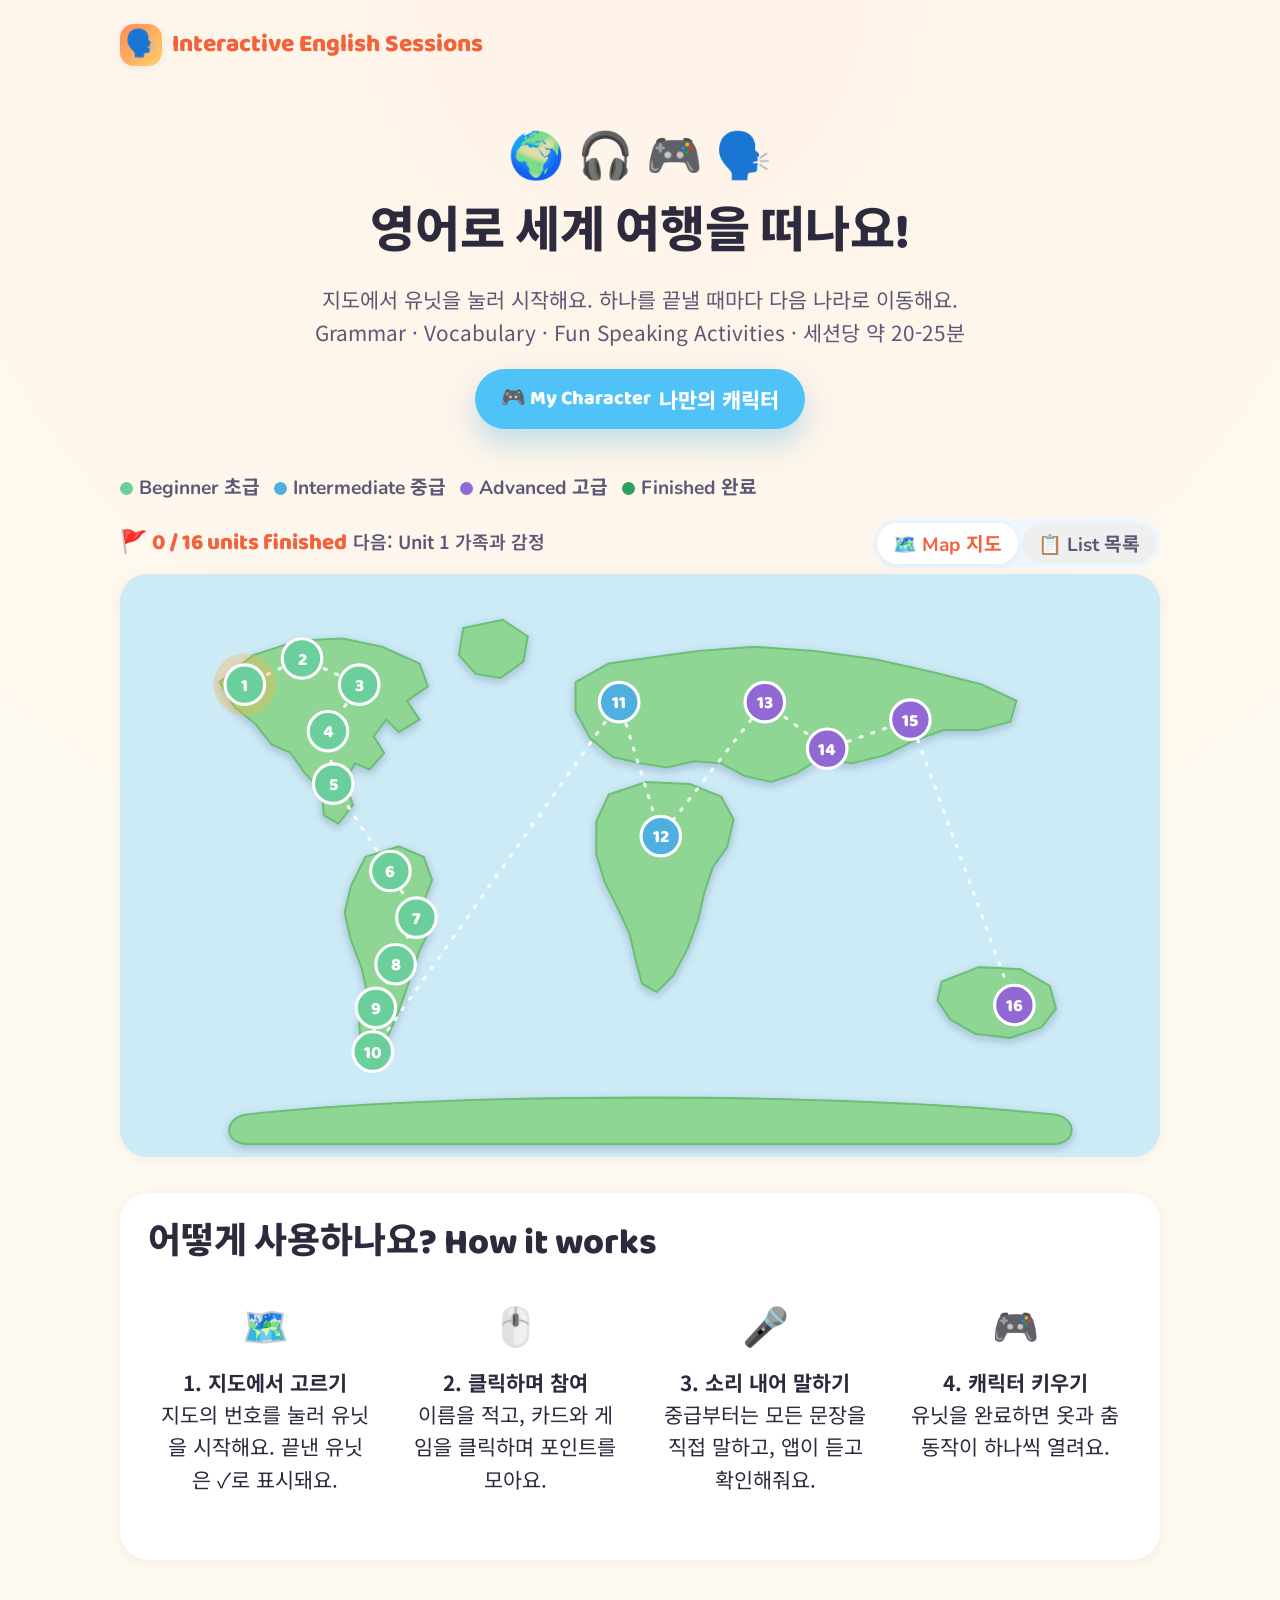
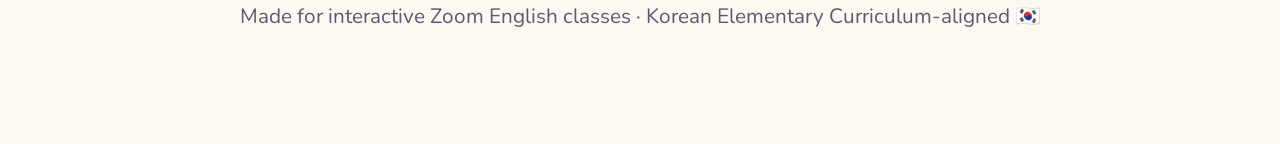
<file: index.html>
<!doctype html>
<html lang="ko" data-kr="off">
<head>
<meta charset="UTF-8" />
<meta name="viewport" content="width=device-width, initial-scale=1.0" />
<title>Interactive English Sessions</title>
<meta name="description" content="Zoom 화상 영어 수업을 위한 인터랙티브 학습 자료 — 문법, 어휘, 스피킹 액티비티" />
<link rel="stylesheet" href="assets/css/main.css" />
<link rel="stylesheet" href="assets/css/worldmap.css" />
<style>
  .hero { text-align: center; padding: 26px 10px 26px; }
  .hero .emoji-row { font-size: 2.4rem; margin-bottom: 10px; }
  .level-section { margin-bottom: 40px; }
  .level-heading { display: flex; align-items: baseline; gap: 10px; margin-bottom: 16px; }
  .level-heading h2 { margin: 0; font-size: 1.3rem; }
  .level-heading .level-sub { color: var(--color-ink-soft); font-weight: 600; font-size: 0.9rem; }
  .level-pill {
    display: inline-flex; align-items: center; justify-content: center;
    /* min-, not fixed: "초급" wrapped to two lines inside a 34px box
       and pushed its own text out through the bottom. */
    min-width: 34px; min-height: 34px; padding: 4px 9px;
    white-space: nowrap; border-radius: 10px;
    font-family: var(--font-display); font-weight: 800; font-size:var(--fs-kr); color: #fff;
  }
  .level-pill.beg { background: var(--color-green); }
  .level-pill.int { background: var(--color-secondary); }
  .level-pill.adv { background: var(--color-purple); }
  .unit-grid { display: grid; grid-template-columns: repeat(auto-fit, minmax(240px, 1fr)); gap: 16px; }
  .how-it-works { display: grid; grid-template-columns: repeat(auto-fit, minmax(200px, 1fr)); gap: 16px; margin-top: 16px; }
  .how-card { text-align: center; padding: 16px 12px; }
  .how-card .step-emoji { font-size: 2rem; display: block; margin-bottom: 8px; }
</style>
</head>
<body>
<div class="page-shell">

  <div class="top-bar">
    <a href="index.html" class="brand"><span class="logo-badge">🗣️</span> Interactive English Sessions</a>
  </div>

  <section class="hero">
    <div class="emoji-row">🌍 🎧 🎮 🗣️</div>
    <h1>영어로 세계 여행을 떠나요!</h1>
    <p class="kr muted">지도에서 유닛을 눌러 시작해요. 하나를 끝낼 때마다 다음 나라로 이동해요.<br/>Grammar · Vocabulary · Fun Speaking Activities · 세션당 약 20-25분</p>
    <div style="margin-top:18px;">
      <a class="btn secondary" href="character.html">🎮 My Character <span class="kr" style="font-size:var(--fs-kr);">나만의 캐릭터</span></a>
    </div>
  </section>

  <div class="wm-bar">
    <div class="wm-legend">
      <span><i class="lg-beg"></i> Beginner 초급</span>
      <span><i class="lg-int"></i> Intermediate 중급</span>
      <span><i class="lg-adv"></i> Advanced 고급</span>
      <span><i class="lg-done"></i> Finished 완료</span>
    </div>
    <div class="wm-progress" id="wmProgress"></div>
    <div class="view-toggle" role="tablist">
      <button type="button" id="viewMapBtn" class="active" role="tab">🗺️ Map 지도</button>
      <button type="button" id="viewListBtn" role="tab">📋 List 목록</button>
    </div>
  </div>

  <div class="wm-wrap" id="mapView"></div>
  <div id="listView" hidden></div>

  <section class="card" style="margin-top:36px;">
    <h2>어떻게 사용하나요? How it works</h2>
    <div class="how-it-works">
      <div class="how-card">
        <span class="step-emoji">🗺️</span>
        <p class="kr"><strong>1. 지도에서 고르기</strong><br/>지도의 번호를 눌러 유닛을 시작해요. 끝낸 유닛은 ✓로 표시돼요.</p>
      </div>
      <div class="how-card">
        <span class="step-emoji">🖱️</span>
        <p class="kr"><strong>2. 클릭하며 참여</strong><br/>이름을 적고, 카드와 게임을 클릭하며 포인트를 모아요.</p>
      </div>
      <div class="how-card">
        <span class="step-emoji">🎤</span>
        <p class="kr"><strong>3. 소리 내어 말하기</strong><br/>중급부터는 모든 문장을 직접 말하고, 앱이 듣고 확인해줘요.</p>
      </div>
      <div class="how-card">
        <span class="step-emoji">🎮</span>
        <p class="kr"><strong>4. 캐릭터 키우기</strong><br/>유닛을 완료하면 옷과 춤 동작이 하나씩 열려요.</p>
      </div>
    </div>
  </section>

  <footer class="site-footer">
    <p>Made for interactive Zoom English classes · Korean Elementary Curriculum-aligned 🇰🇷</p>
  </footer>
</div>

<script src="assets/js/scoreboard.js"></script>
<script src="assets/js/units-manifest.js"></script>
<script src="assets/js/worldmap.js"></script>
<script>
  document.addEventListener('DOMContentLoaded', () => {
    const mapView = document.getElementById('mapView');
    const listView = document.getElementById('listView');
    const mapBtn = document.getElementById('viewMapBtn');
    const listBtn = document.getElementById('viewListBtn');

    const stats = WorldMap.render(mapView);
    WorldMap.renderList(listView);

    const prog = document.getElementById('wmProgress');
    prog.innerHTML = stats.current
      ? `🚩 ${stats.done} / ${stats.total} units finished<span class="kr">다음: Unit ${stats.current.n} ${stats.current.titleKr}</span>`
      : `🏆 All ${stats.total} units finished!<span class="kr">전부 완료했어요!</span>`;

    /* Teachers scanning the whole course want a list; students want the
       map. The choice is remembered so neither has to re-pick it. */
    function setView(which) {
      const isMap = which === 'map';
      document.querySelector('.wm-wrap').hidden = !isMap;
      listView.hidden = isMap;
      mapBtn.classList.toggle('active', isMap);
      listBtn.classList.toggle('active', !isMap);
      try { localStorage.setItem('ies-home-view', which); } catch (e) {}
    }
    mapBtn.addEventListener('click', () => setView('map'));
    listBtn.addEventListener('click', () => setView('list'));

    let saved = 'map';
    try { saved = localStorage.getItem('ies-home-view') || 'map'; } catch (e) {}
    setView(saved);
  });
</script>
<script src="assets/js/korean-toggle.js"></script>
<script src="assets/js/tap-feedback.js"></script>
</body>
</html>
</file>
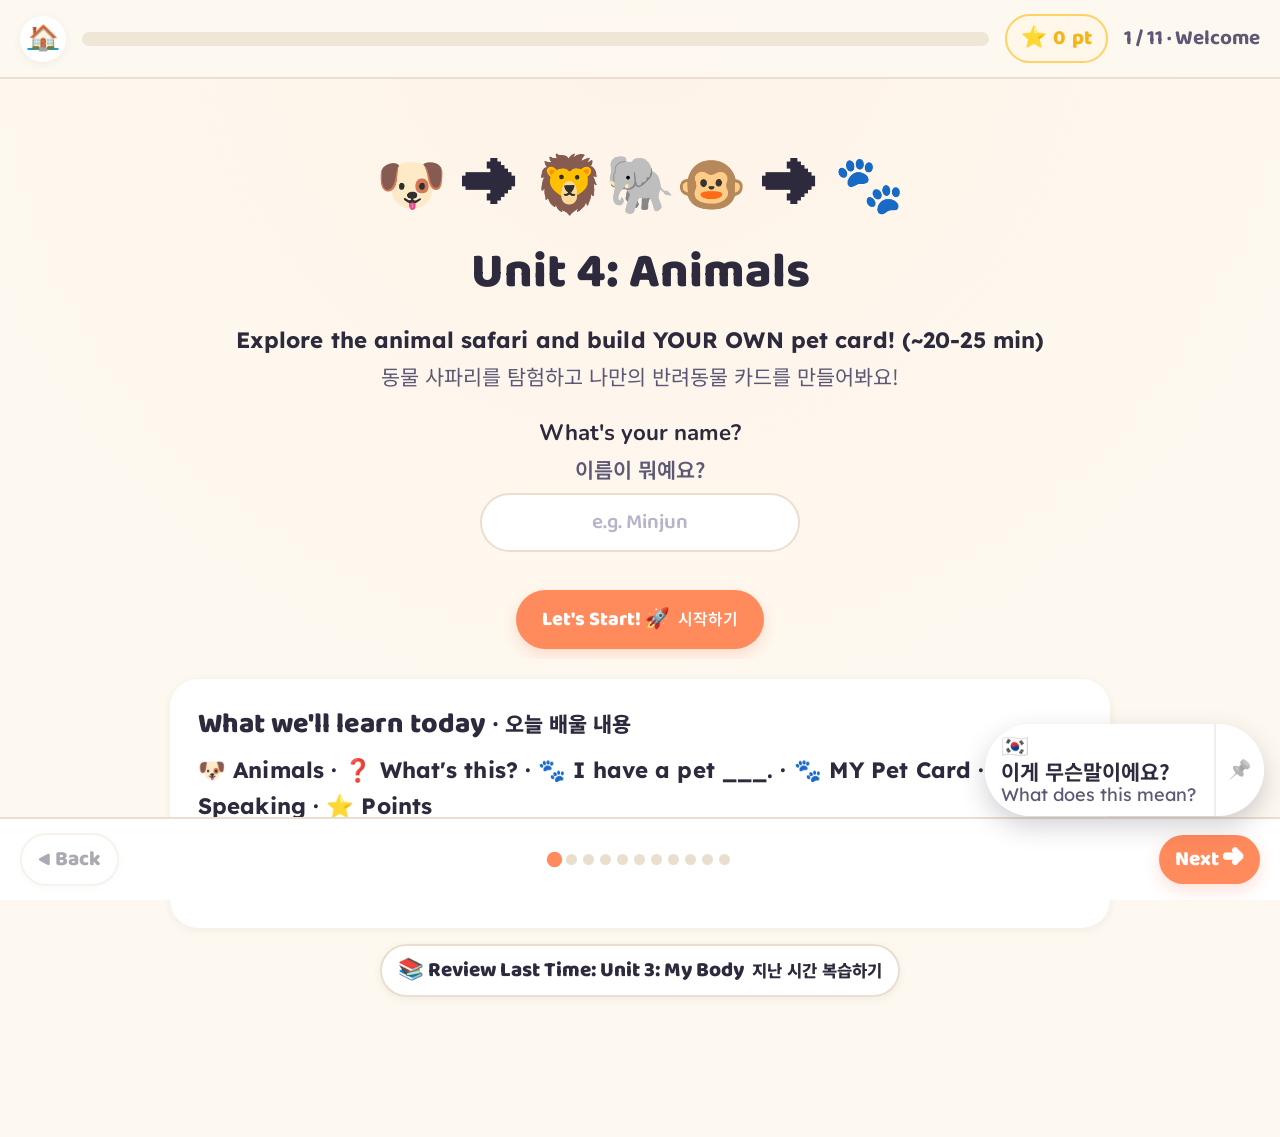
<file: units/animals/index.html>
<!doctype html>
<html lang="ko" data-kr="off">
<head>
<meta charset="UTF-8" />
<meta name="viewport" content="width=device-width, initial-scale=1.0" />
<title>Loading… | Interactive English Sessions</title>
<meta name="description" content="초급 학생을 위한 인터랙티브 영어 수업 (20-25분)" />
<link rel="stylesheet" href="../../assets/css/main.css" />
</head>
<body>

<header class="lesson-header">
  <a href="../../index.html" class="icon-btn" title="Home 홈으로">🏠</a>
  <div class="progress-track"><div class="progress-fill" id="progressFill"></div></div>
  <span class="points-chip" id="pointsChip">⭐ <span class="pt-num" id="pointsNum">0</span> pt</span>
  <div class="step-label" id="stepLabel">1 / 11</div>
</header>

<main class="lesson-main" id="lessonRoot"></main>

<nav class="lesson-nav">
  <button class="btn ghost small" id="prevBtn" type="button">◀ Back</button>
  <div class="dot-track" id="dotTrack"></div>
  <button class="btn small" id="nextBtn" type="button">Next ➜</button>
</nav>

<script src="../../assets/js/speech.js"></script>
<script src="../../assets/js/speech-recognition.js"></script>
<script src="../../assets/js/confetti.js"></script>
<script src="../../assets/js/sparkle.js"></script>
<script src="../../assets/js/icons.js"></script>
<script src="../../assets/js/scoreboard.js"></script>
<script src="../../assets/js/activities.js"></script>
<script src="../../assets/js/lesson-engine.js"></script>
<script src="../../assets/js/unit-builder.js"></script>
<script src="data.js"></script>
<script src="../../assets/js/korean-toggle.js"></script>
<script src="../../assets/js/tap-feedback.js"></script>
</body>
</html>
</file>
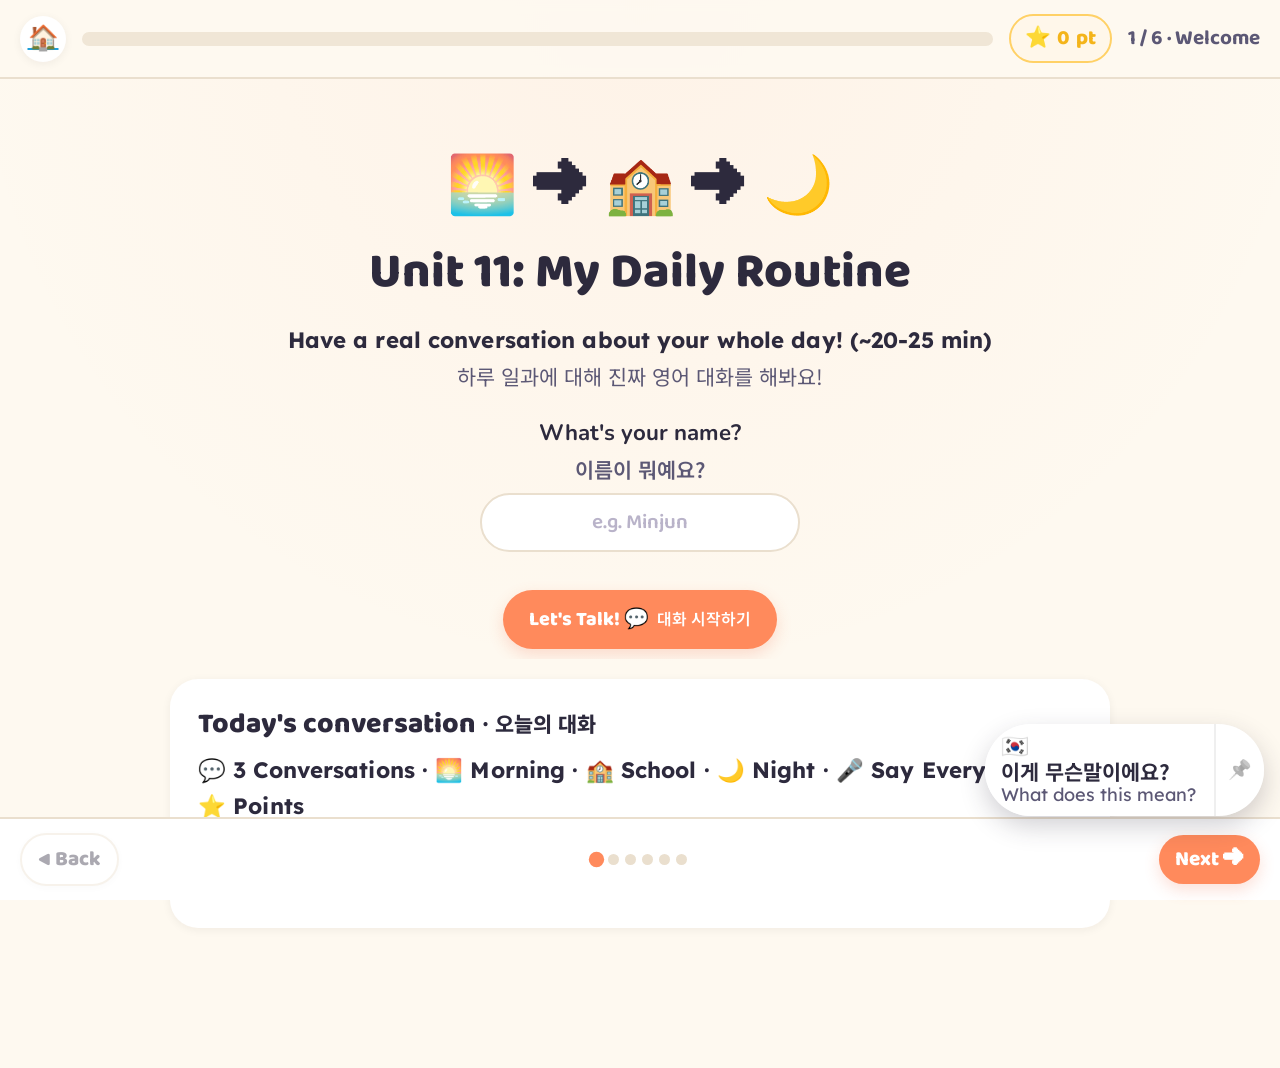
<file: units/daily-routine/index.html>
<!doctype html>
<html lang="ko" data-kr="off">
<head>
<meta charset="UTF-8" />
<meta name="viewport" content="width=device-width, initial-scale=1.0" />
<title>Loading… | Interactive English Sessions</title>
<meta name="description" content="중급 학생을 위한 인터랙티브 영어 대화 수업 (20-25분)" />
<link rel="stylesheet" href="../../assets/css/main.css" />
<link rel="stylesheet" href="../../assets/css/avatar.css" />
<link rel="stylesheet" href="../../assets/css/roleplay.css" />
</head>
<body>

<header class="lesson-header">
  <a href="../../index.html" class="icon-btn" title="Home 홈으로">🏠</a>
  <div class="progress-track"><div class="progress-fill" id="progressFill"></div></div>
  <span class="points-chip" id="pointsChip">⭐ <span class="pt-num" id="pointsNum">0</span> pt</span>
  <div class="step-label" id="stepLabel">1 / 6</div>
</header>

<main class="lesson-main" id="lessonRoot"></main>

<nav class="lesson-nav">
  <button class="btn ghost small" id="prevBtn" type="button">◀ Back</button>
  <div class="dot-track" id="dotTrack"></div>
  <button class="btn small" id="nextBtn" type="button">Next ➜</button>
</nav>

<script src="../../assets/js/speech.js"></script>
<script src="../../assets/js/speech-recognition.js"></script>
<script src="../../assets/js/confetti.js"></script>
<script src="../../assets/js/sparkle.js"></script>
<script src="../../assets/js/icons.js"></script>
<script src="../../assets/js/scoreboard.js"></script>
<script src="../../assets/js/avatar.js"></script>
<script src="../../assets/js/activities.js"></script>
<script src="../../assets/js/lesson-engine.js"></script>
<script src="../../assets/js/roleplay.js"></script>
<script src="data.js"></script>
<script src="../../assets/js/korean-toggle.js"></script>
<script src="../../assets/js/tap-feedback.js"></script>
</body>
</html>
</file>
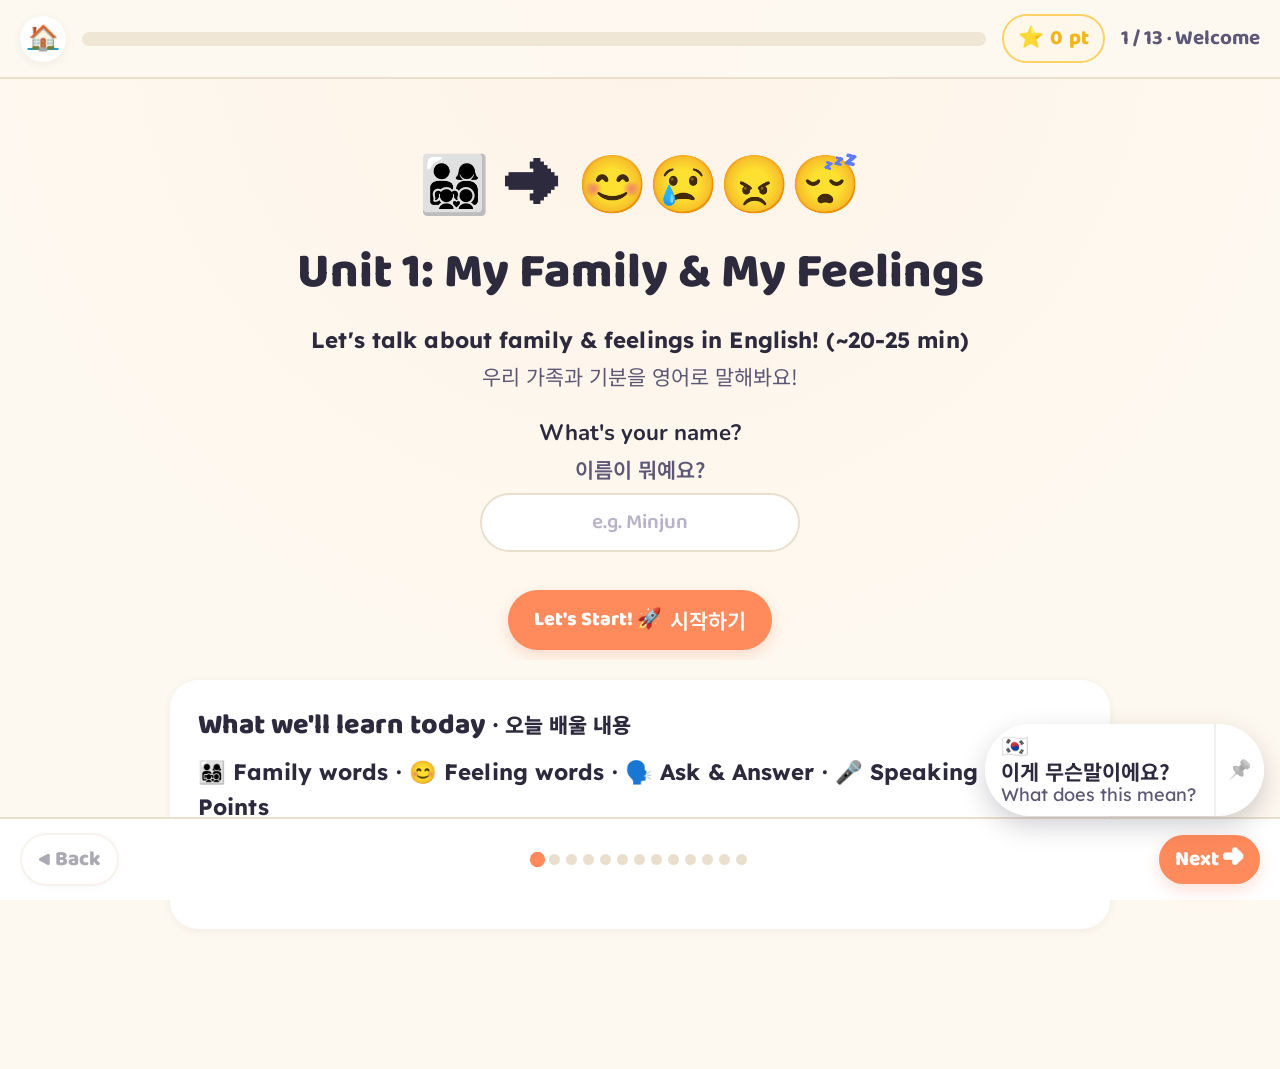
<file: units/family-feelings/index.html>
<!doctype html>
<html lang="ko" data-kr="off">
<head>
<meta charset="UTF-8" />
<meta name="viewport" content="width=device-width, initial-scale=1.0" />
<title>Unit 1: My Family &amp; My Feelings | Interactive English Sessions</title>
<meta name="description" content="초급 학생을 위한 인터랙티브 영어 수업 — 가족과 감정 표현 (20-25분)" />
<link rel="stylesheet" href="../../assets/css/main.css" />
<style>
  .example-row {
    display: flex;
    align-items: center;
    gap: 12px;
    background: #fff;
    border: 2px solid var(--color-border);
    border-radius: var(--radius-sm);
    padding: 14px 18px;
    margin-bottom: 12px;
  }
  .example-row .example-text { flex: 1; }
  .example-row .en { font-family: var(--font-display); font-weight: 800; font-size: 1.15rem; }
  .example-row .kr { color: var(--color-ink-soft); font-weight: 600; margin-top: 2px; }
  .pattern-box {
    background: #fff7ea;
    border: 2px solid var(--color-accent);
    border-radius: var(--radius-md);
    padding: 18px 22px;
    margin-bottom: 20px;
    text-align: center;
  }
  .pattern-box .pattern-en { font-family: var(--font-display); font-weight: 800; font-size: 1.5rem; color: var(--color-primary-dark); }
  .pattern-box .pattern-kr { color: var(--color-ink-soft); font-weight: 700; margin-top: 6px; font-size: 0.9rem; }
  .checkin-grid { display: grid; grid-template-columns: repeat(auto-fit, minmax(120px, 1fr)); gap: 14px; }
  .checkin-btn {
    background: #fff; border: 2px solid var(--color-border); border-radius: var(--radius-md);
    padding: 18px 10px; text-align: center; font-size: 2.4rem; box-shadow: var(--shadow-soft);
    transition: transform 0.15s ease, border-color 0.15s ease;
  }
  .checkin-btn:hover { transform: translateY(-3px); border-color: var(--color-accent-dark); }
  .checkin-btn.picked { border-color: var(--color-primary); background: #fff0e3; }
  .checkin-btn .label-en { display:block; font-family: var(--font-display); font-weight: 700; font-size: 0.95rem; margin-top: 6px; }
  .checkin-btn .label { display:block; font-weight: 600; font-size:var(--fs-kr); color: var(--color-ink-soft); margin-top: 2px; }
  .welcome-hero { position: relative; overflow: hidden; text-align: center; padding: 30px 10px 10px; border-radius: var(--radius-lg); }
  .welcome-hero .emoji-row { font-size: 3rem; margin-bottom: 10px; }
  .subtitle-en { display: block; font-weight: 700; color: var(--color-ink); }
  .subtitle-kr { display: block; color: var(--color-ink-soft); font-size:var(--fs-kr); margin-top: 2px; }
  .learn-list-en { font-weight: 700; }
  .learn-list-kr { color: var(--color-ink-soft); font-size:var(--fs-kr); margin-top: 4px; }
  section.block { margin-bottom: 36px; }
  .phase-label { font-weight: 800; font-family: var(--font-display); color: var(--color-purple); margin: 18px 0 8px; }
  .phase-label .kr { display: block; font-weight: 600; font-size:var(--fs-kr); color: var(--color-ink-soft); margin-top: 2px; }
</style>
</head>
<body>

<header class="lesson-header">
  <a href="../../index.html" class="icon-btn" title="Home 홈으로">🏠</a>
  <div class="progress-track"><div class="progress-fill" id="progressFill"></div></div>
  <span class="points-chip" id="pointsChip">⭐ <span class="pt-num" id="pointsNum">0</span> pt</span>
  <div class="step-label" id="stepLabel">1 / 13</div>
</header>

<main class="lesson-main">

  <!-- 0. Welcome -->
  <section id="screen-welcome" class="screen active">
    <div class="welcome-hero">
      <div class="bubble-field">
        <span class="bubble" style="left:6%;width:26px;height:26px;animation-delay:0s;"></span>
        <span class="bubble" style="left:18%;width:16px;height:16px;animation-delay:1.2s;"></span>
        <span class="bubble" style="left:30%;width:34px;height:34px;animation-delay:2.4s;"></span>
        <span class="bubble" style="left:45%;width:20px;height:20px;animation-delay:0.6s;"></span>
        <span class="bubble" style="left:58%;width:28px;height:28px;animation-delay:3.2s;"></span>
        <span class="bubble" style="left:70%;width:18px;height:18px;animation-delay:1.8s;"></span>
        <span class="bubble" style="left:82%;width:24px;height:24px;animation-delay:2.9s;"></span>
        <span class="bubble" style="left:92%;width:14px;height:14px;animation-delay:0.3s;"></span>
      </div>
      <div class="hero-content">
        <div class="emoji-row">👨‍👩‍👧‍👦 ➜ 😊😢😠😴</div>
        <h1>Unit 1: My Family &amp; My Feelings</h1>
        <p>
          <span class="subtitle-en">Let's talk about family &amp; feelings in English! (~20-25 min)</span>
          <span class="subtitle-kr kr">우리 가족과 기분을 영어로 말해봐요!</span>
        </p>
        <div class="name-field-wrap">
          <label for="studentNameInput">What's your name?<span class="kr">이름이 뭐예요?</span></label>
          <div class="name-field">
            <input type="text" id="studentNameInput" placeholder="e.g. Minjun" maxlength="20" />
          </div>
        </div>
        <div class="spacer"></div>
        <button class="btn" id="startBtn" type="button">Let's Start! 🚀 <span class="kr" style="font-size:var(--fs-kr);font-weight:600;">시작하기</span></button>
      </div>
    </div>
    <div class="card" style="margin-top:20px;">
      <h3>What we'll learn today <span class="kr">· 오늘 배울 내용</span></h3>
      <p class="learn-list-en">👨‍👩‍👧‍👦 Family words · 😊 Feeling words · 🗣️ Ask &amp; Answer · 🎤 Speaking · ⭐ Points</p>
      <p class="learn-list-kr kr">가족 단어 · 감정 단어 · 질문과 대답 · 말하기 활동 · 포인트 모으기</p>
    </div>
  </section>

  <!-- 1. Warm-up check-in -->
  <section id="screen-checkin" class="screen">
    <span class="screen-kicker">WARM-UP · 워밍업</span><span class="time-badge">⏱ 2min</span>
    <h2>How are you today?</h2>
    <p class="instruction">
      <span class="instr-en">Tap an emoji, then say it out loud: "I am ___."</span>
      <span class="instr-kr kr">이모지를 누르고 큰 소리로 말해봐요.</span>
    </p>
    <div class="checkin-grid" id="checkinGrid"></div>
  </section>

  <!-- 2. Vocabulary: Family -->
  <section id="screen-vocab-family" class="screen">
    <span class="screen-kicker">VOCABULARY · 어휘</span><span class="time-badge">⏱ 3min</span>
    <h2>My Family <span class="kr">우리 가족</span></h2>
    <p class="instruction">
      <span class="instr-en">Tap a card to hear the word. Tap 🔊 to hear it again.</span>
      <span class="instr-kr kr">카드를 눌러 단어를 들어봐요.</span>
    </p>
    <div id="familyFlashcards"></div>
  </section>

  <!-- 3. Game: family listen & click -->
  <section id="screen-game-family" class="screen">
    <span class="screen-kicker">GAME · 게임</span><span class="time-badge">⏱ 2min</span>
    <h2>Listen &amp; Click! <span class="kr">듣고 클릭하기</span></h2>
    <p class="instruction">
      <span class="instr-en">Listen, then click the matching picture. Correct = points!</span>
      <span class="instr-kr kr">듣고 맞는 그림을 클릭해요. 정답마다 포인트!</span>
    </p>
    <div id="familyGame"></div>
  </section>

  <!-- 4. Grammar: This is my ___ -->
  <section id="screen-grammar-family" class="screen">
    <span class="screen-kicker">GRAMMAR · 문법</span><span class="time-badge">⏱ 2min</span>
    <h2>This is my family!</h2>
    <p class="instruction">
      <span class="instr-en">Use "This is my ___." to introduce family. Use "He is" / "She is" for brothers &amp; sisters.</span>
      <span class="instr-kr kr">"This is my ___."로 가족을 소개해요.</span>
    </p>
    <div class="pattern-box">
      <div class="pattern-en">This is my ___.</div>
      <div class="pattern-kr">이 사람은 우리 ___예요.</div>
    </div>
    <div id="familyExamples"></div>
    <div class="pattern-box">
      <div class="pattern-en">He is my ___. / She is my ___.</div>
      <div class="pattern-kr">그는 우리 ___예요. / 그녀는 우리 ___예요.</div>
    </div>
    <div id="familyExamples2"></div>
  </section>

  <!-- 5. Practice: sentence builder family -->
  <section id="screen-practice-family" class="screen">
    <span class="screen-kicker">PRACTICE · 연습</span><span class="time-badge">⏱ 2min</span>
    <h2>Build the Sentence! <span class="kr">문장 만들기</span></h2>
    <p class="instruction">
      <span class="instr-en">Tap the word tiles in order to build the sentence.</span>
      <span class="instr-kr kr">단어 카드를 순서대로 눌러요.</span>
    </p>
    <div id="sentenceBuilderFamily"></div>
  </section>

  <!-- 6. Vocabulary: Feelings -->
  <section id="screen-vocab-feelings" class="screen">
    <span class="screen-kicker">VOCABULARY · 어휘</span><span class="time-badge">⏱ 3min</span>
    <h2>My Feelings <span class="kr">나의 기분</span></h2>
    <p class="instruction">
      <span class="instr-en">Tap a card to hear the feeling word. Copy the face!</span>
      <span class="instr-kr kr">카드를 눌러 감정 단어를 들어봐요.</span>
    </p>
    <div id="feelingsFlashcards"></div>
  </section>

  <!-- 7. Grammar: I am / He is / She is + feeling, + Q&A -->
  <section id="screen-grammar-feelings" class="screen">
    <span class="screen-kicker">GRAMMAR · 문법</span><span class="time-badge">⏱ 3min</span>
    <h2>How do you feel?</h2>
    <p class="instruction">
      <span class="instr-en">Use "I am ___." for yourself. Use "He is" / "She is" for others.</span>
      <span class="instr-kr kr">나는 "I am", 다른 사람은 "He/She is"를 써요.</span>
    </p>
    <div class="pattern-box">
      <div class="pattern-en">I am / He is / She is + feeling</div>
      <div class="pattern-kr">나는/그는/그녀는 ___해요</div>
    </div>
    <div id="feelingsExamples"></div>

    <p class="phase-label">🔑 Question vs. Answer <span class="kr">질문은 이렇게, 대답은 이렇게!</span></p>
    <p class="instruction">
      <span class="instr-en">Questions and answers use different words. Match them up!</span>
      <span class="instr-kr kr">질문 단어와 대답 단어가 서로 달라요. 짝지어 기억해요.</span>
    </p>
    <div id="feelingsQAPairs"></div>
  </section>

  <!-- 8. Practice: feelings (sentence builder -> Q&A quiz, two phases) -->
  <section id="screen-practice-feelings" class="screen">
    <span class="screen-kicker">PRACTICE · 연습</span><span class="time-badge">⏱ 3min</span>
    <h2 id="practiceFeelingsTitle">Build the Sentence! <span class="kr">문장 만들기</span></h2>
    <p class="instruction">
      <span class="instr-en" id="practiceFeelingsInstrEn">Let's build feeling sentences!</span>
      <span class="instr-kr kr" id="practiceFeelingsInstrKr">감정 문장을 만들어봐요!</span>
    </p>
    <div id="practiceFeelingsBody"></div>
  </section>

  <!-- 9. Speaking: mystery box -->
  <section id="screen-speak-mystery" class="screen">
    <span class="screen-kicker">SPEAKING · 말하기 활동</span><span class="time-badge">⏱ 4min</span>
    <h2>Mystery Family Box! 🎁</h2>
    <p class="instruction">
      <span class="instr-en">Tap a box, then say the full sentence out loud! Tap ✔ when done.</span>
      <span class="instr-kr kr">상자를 누르고 문장을 크게 말해봐요. 다 했으면 ✔.</span>
    </p>
    <div id="mysteryBoxes"></div>
  </section>

  <!-- 10. Speaking: interview -->
  <section id="screen-speak-interview" class="screen">
    <span class="screen-kicker">SPEAKING · 말하기 활동</span><span class="time-badge">⏱ 3min</span>
    <h2>Feelings Interview 🎤</h2>
    <p class="instruction">
      <span class="instr-en">Read the question, then answer your teacher in English. Use the hint below the card!</span>
      <span class="instr-kr kr">질문을 읽고 영어로 대답해요. 카드 아래 힌트를 참고해요.</span>
    </p>
    <div id="interviewDeck"></div>
  </section>

  <!-- 11. Final quiz -->
  <section id="screen-quiz-final" class="screen">
    <span class="screen-kicker">FINAL QUIZ · 마무리 퀴즈</span><span class="time-badge">⏱ 3min</span>
    <h2>Show What You Know! ⭐</h2>
    <p class="instruction">
      <span class="instr-en">Show what you learned! Earn points for each correct answer.</span>
      <span class="instr-kr kr">오늘 배운 내용을 확인해요. 정답마다 포인트!</span>
    </p>
    <div id="finalQuiz"></div>
  </section>

  <!-- 12. Finish -->
  <section id="screen-finish" class="screen">
    <div class="score-hero card">
      <div class="bubble-field">
        <span class="bubble" style="left:8%;width:22px;height:22px;animation-delay:0.4s;"></span>
        <span class="bubble" style="left:22%;width:14px;height:14px;animation-delay:1.6s;"></span>
        <span class="bubble" style="left:36%;width:30px;height:30px;animation-delay:2.8s;"></span>
        <span class="bubble" style="left:52%;width:18px;height:18px;animation-delay:0.9s;"></span>
        <span class="bubble" style="left:66%;width:26px;height:26px;animation-delay:2.1s;"></span>
        <span class="bubble" style="left:80%;width:16px;height:16px;animation-delay:3.4s;"></span>
        <span class="bubble" style="left:90%;width:22px;height:22px;animation-delay:1.1s;"></span>
      </div>
      <div class="hero-content">
        <span class="big-emoji">🏆</span>
        <h2 id="finishHeading">Great Job, English Star!</h2>
        <p><span class="subtitle-en">Awesome work today!</span><span class="subtitle-kr kr">오늘 정말 잘했어요!</span></p>
        <div class="score-num" id="finalScoreText">-</div>
        <div class="stars" id="finalStars">⭐⭐⭐⭐⭐</div>
        <div class="compare-line" id="compareLine"></div>
        <p><strong>You can talk about family &amp; feelings now!</strong><br/>"This is my family. I am happy!"<br/><span class="kr" style="font-size:var(--fs-kr);">이제 가족과 기분을 영어로 말할 수 있어요!</span></p>
        <div class="row" style="justify-content:center; margin-top:16px;">
          <button class="btn ghost" id="replayBtn" type="button">↺ Replay <span class="kr" style="font-size:var(--fs-kr);">다시 하기</span></button>
          <a class="btn secondary" href="jeopardy.html">🎯 Review Game <span class="kr" style="font-size:var(--fs-kr);">복습 게임</span></a>
          <a class="btn" href="../../index.html">🏠 Home <span class="kr" style="font-size:var(--fs-kr);">홈으로</span></a>
        </div>
        <h3 style="margin-top:28px;">🏅 Leaderboard <span class="kr" style="font-size:var(--fs-kr);">이 기기의 랭킹</span></h3>
        <div id="leaderboardWrap"></div>
      </div>
    </div>
  </section>

</main>

<nav class="lesson-nav">
  <button class="btn ghost small" id="prevBtn" type="button">◀ Back</button>
  <div class="dot-track" id="dotTrack"></div>
  <button class="btn small" id="nextBtn" type="button">Next ➜</button>
</nav>

<script src="../../assets/js/speech.js"></script>
<script src="../../assets/js/speech-recognition.js"></script>
<script src="../../assets/js/confetti.js"></script>
<script src="../../assets/js/sparkle.js"></script>
<script src="../../assets/js/scoreboard.js"></script>
<script src="../../assets/js/activities.js"></script>
<script src="../../assets/js/lesson-engine.js"></script>
<script src="lesson.js"></script>
<script src="../../assets/js/korean-toggle.js"></script>
<script src="../../assets/js/tap-feedback.js"></script>
</body>
</html>
</file>
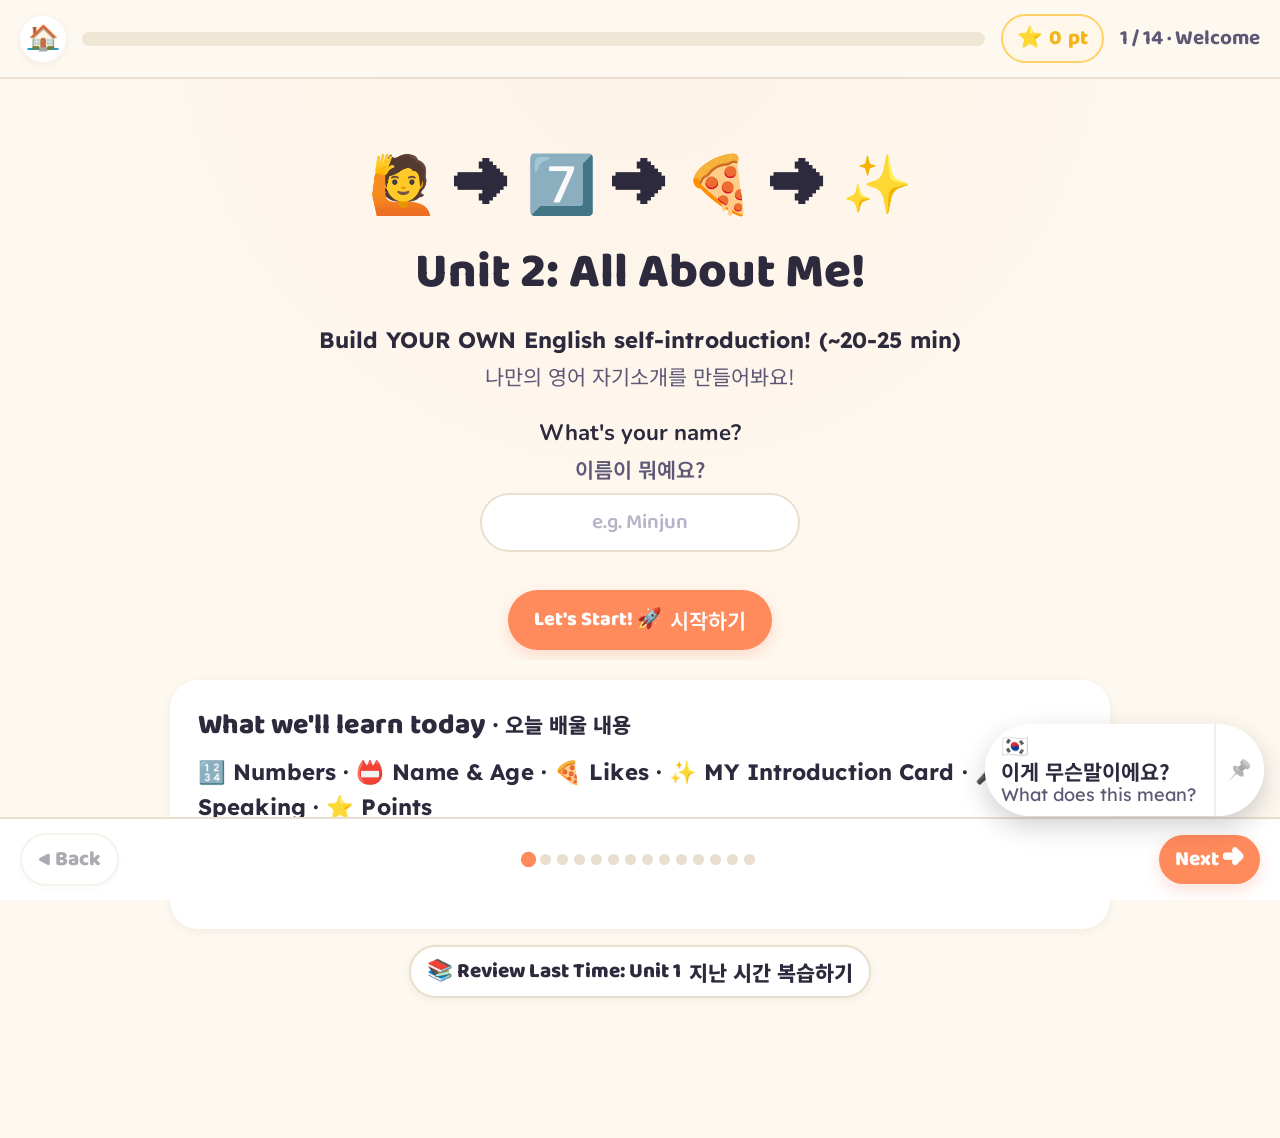
<file: units/hello-friend/index.html>
<!doctype html>
<html lang="ko" data-kr="off">
<head>
<meta charset="UTF-8" />
<meta name="viewport" content="width=device-width, initial-scale=1.0" />
<title>Unit 2: All About Me! | Interactive English Sessions</title>
<meta name="description" content="초급 학생을 위한 인터랙티브 영어 수업 — 나만의 자기소개 만들기 (20-25분)" />
<link rel="stylesheet" href="../../assets/css/main.css" />
<style>
  .example-row {
    display: flex;
    align-items: center;
    gap: 12px;
    background: #fff;
    border: 2px solid var(--color-border);
    border-radius: var(--radius-sm);
    padding: 14px 18px;
    margin-bottom: 12px;
  }
  .example-row .example-text { flex: 1; }
  .example-row .en { font-family: var(--font-display); font-weight: 800; font-size: 1.15rem; }
  .example-row .kr { color: var(--color-ink-soft); font-weight: 600; margin-top: 2px; }
  .pattern-box {
    background: #fff7ea;
    border: 2px solid var(--color-accent);
    border-radius: var(--radius-md);
    padding: 18px 22px;
    margin-bottom: 20px;
    text-align: center;
  }
  .pattern-box .pattern-en { font-family: var(--font-display); font-weight: 800; font-size: 1.5rem; color: var(--color-primary-dark); }
  .pattern-box .pattern-kr { color: var(--color-ink-soft); font-weight: 700; margin-top: 6px; font-size: 0.9rem; }
  .checkin-grid { display: grid; grid-template-columns: repeat(auto-fit, minmax(120px, 1fr)); gap: 14px; }
  .checkin-btn {
    background: #fff; border: 2px solid var(--color-border); border-radius: var(--radius-md);
    padding: 18px 10px; text-align: center; font-size: 2.4rem; box-shadow: var(--shadow-soft);
    transition: transform 0.15s ease, border-color 0.15s ease;
  }
  .checkin-btn:hover { transform: translateY(-3px); border-color: var(--color-accent-dark); }
  .checkin-btn.picked { border-color: var(--color-primary); background: #fff0e3; }
  .checkin-btn .label-en { display:block; font-family: var(--font-display); font-weight: 700; font-size: 0.95rem; margin-top: 6px; }
  .checkin-btn .label { display:block; font-weight: 600; font-size:var(--fs-kr); color: var(--color-ink-soft); margin-top: 2px; }
  .welcome-hero { position: relative; overflow: hidden; text-align: center; padding: 30px 10px 10px; border-radius: var(--radius-lg); }
  .welcome-hero .emoji-row { font-size: 3rem; margin-bottom: 10px; }
  .subtitle-en { display: block; font-weight: 700; color: var(--color-ink); }
  .subtitle-kr { display: block; color: var(--color-ink-soft); font-size:var(--fs-kr); margin-top: 2px; }
  .learn-list-en { font-weight: 700; }
  .learn-list-kr { color: var(--color-ink-soft); font-size:var(--fs-kr); margin-top: 4px; }
  section.block { margin-bottom: 36px; }
  .phase-label { font-weight: 800; font-family: var(--font-display); color: var(--color-purple); margin: 18px 0 8px; }
  .phase-label .kr { display: block; font-weight: 600; font-size:var(--fs-kr); color: var(--color-ink-soft); margin-top: 2px; }
</style>
</head>
<body>

<header class="lesson-header">
  <a href="../../index.html" class="icon-btn" title="Home 홈으로">🏠</a>
  <div class="progress-track"><div class="progress-fill" id="progressFill"></div></div>
  <span class="points-chip" id="pointsChip">⭐ <span class="pt-num" id="pointsNum">0</span> pt</span>
  <div class="step-label" id="stepLabel">1 / 14</div>
</header>

<main class="lesson-main">

  <!-- 0. Welcome -->
  <section id="screen-welcome" class="screen active">
    <div class="welcome-hero">
      <div class="bubble-field">
        <span class="bubble" style="left:6%;width:26px;height:26px;animation-delay:0s;"></span>
        <span class="bubble" style="left:18%;width:16px;height:16px;animation-delay:1.2s;"></span>
        <span class="bubble" style="left:30%;width:34px;height:34px;animation-delay:2.4s;"></span>
        <span class="bubble" style="left:45%;width:20px;height:20px;animation-delay:0.6s;"></span>
        <span class="bubble" style="left:58%;width:28px;height:28px;animation-delay:3.2s;"></span>
        <span class="bubble" style="left:70%;width:18px;height:18px;animation-delay:1.8s;"></span>
        <span class="bubble" style="left:82%;width:24px;height:24px;animation-delay:2.9s;"></span>
        <span class="bubble" style="left:92%;width:14px;height:14px;animation-delay:0.3s;"></span>
      </div>
      <div class="hero-content">
        <div class="emoji-row">🙋 ➜ 7️⃣ ➜ 🍕 ➜ ✨</div>
        <h1>Unit 2: All About Me!</h1>
        <p>
          <span class="subtitle-en">Build YOUR OWN English self-introduction! (~20-25 min)</span>
          <span class="subtitle-kr kr">나만의 영어 자기소개를 만들어봐요!</span>
        </p>
        <div class="name-field-wrap">
          <label for="studentNameInput">What's your name?<span class="kr">이름이 뭐예요?</span></label>
          <div class="name-field">
            <input type="text" id="studentNameInput" placeholder="e.g. Minjun" maxlength="20" />
          </div>
        </div>
        <div class="spacer"></div>
        <button class="btn" id="startBtn" type="button">Let's Start! 🚀 <span class="kr" style="font-size:var(--fs-kr);font-weight:600;">시작하기</span></button>
      </div>
    </div>
    <div class="card" style="margin-top:20px;">
      <h3>What we'll learn today <span class="kr">· 오늘 배울 내용</span></h3>
      <p class="learn-list-en">🔢 Numbers · 📛 Name &amp; Age · 🍕 Likes · ✨ MY Introduction Card · 🎤 Speaking · ⭐ Points</p>
      <p class="learn-list-kr kr">숫자 · 이름과 나이 · 좋아하는 것 · 나만의 자기소개 카드 · 말하기 활동 · 포인트 모으기</p>
    </div>
    <div class="center" style="margin-top:16px;">
      <a class="btn ghost small" href="../family-feelings/jeopardy.html">📚 Review Last Time: Unit 1 <span class="kr" style="font-size:var(--fs-kr);">지난 시간 복습하기</span></a>
    </div>
  </section>

  <!-- 1. Warm-up check-in -->
  <section id="screen-checkin" class="screen">
    <span class="screen-kicker">WARM-UP · 워밍업</span><span class="time-badge">⏱ 2min</span>
    <h2>Say Hello! <span class="kr">인사해봐요!</span></h2>
    <p class="instruction">
      <span class="instr-en">Tap a card, then say the greeting out loud!</span>
      <span class="instr-kr kr">카드를 누르고 큰 소리로 따라 말해봐요.</span>
    </p>
    <div class="checkin-grid" id="checkinGrid"></div>
  </section>

  <!-- 2. Vocabulary: Numbers -->
  <section id="screen-vocab-numbers" class="screen">
    <span class="screen-kicker">VOCABULARY · 어휘</span><span class="time-badge">⏱ 3min</span>
    <h2>Numbers 1-10 <span class="kr">숫자 1-10</span></h2>
    <p class="instruction">
      <span class="instr-en">Tap a card to hear the number. We'll use these for our age!</span>
      <span class="instr-kr kr">카드를 눌러 숫자를 들어봐요. 나이를 말할 때 써요!</span>
    </p>
    <div id="numberFlashcards"></div>
  </section>

  <!-- 3. Game: numbers listen & click -->
  <section id="screen-game-numbers" class="screen">
    <span class="screen-kicker">GAME · 게임</span><span class="time-badge">⏱ 2min</span>
    <h2>Listen &amp; Click! <span class="kr">듣고 클릭하기</span></h2>
    <p class="instruction">
      <span class="instr-en">Listen, then click the matching number. Correct = points!</span>
      <span class="instr-kr kr">듣고 맞는 숫자를 클릭해요. 정답마다 포인트!</span>
    </p>
    <div id="numberGame"></div>
  </section>

  <!-- 4. Grammar: name + age -->
  <section id="screen-grammar-about-me" class="screen">
    <span class="screen-kicker">GRAMMAR · 문법</span><span class="time-badge">⏱ 3min</span>
    <h2>Name &amp; Age <span class="kr">이름과 나이</span></h2>
    <p class="instruction">
      <span class="instr-en">Share your name and age to introduce yourself.</span>
      <span class="instr-kr kr">이름과 나이를 말하며 자신을 소개해요.</span>
    </p>
    <div class="pattern-box">
      <div class="pattern-en">My name is ___.</div>
      <div class="pattern-kr">내 이름은 ___예요.</div>
    </div>
    <div class="pattern-box">
      <div class="pattern-en">I am ___ years old.</div>
      <div class="pattern-kr">저는 ___살이에요.</div>
    </div>

    <p class="phase-label">🔑 Question vs. Answer <span class="kr">질문은 이렇게, 대답은 이렇게!</span></p>
    <p class="instruction">
      <span class="instr-en">Questions and answers use different words. Match them up!</span>
      <span class="instr-kr kr">질문 단어와 대답 단어가 서로 달라요. 짝지어 기억해요.</span>
    </p>
    <div id="aboutMeQAPairs"></div>
  </section>

  <!-- 5. Practice: sentence builder name + age -->
  <section id="screen-practice-about-me" class="screen">
    <span class="screen-kicker">PRACTICE · 연습</span><span class="time-badge">⏱ 3min</span>
    <h2>Build the Sentence! <span class="kr">문장 만들기</span></h2>
    <p class="instruction">
      <span class="instr-en">Tap the word tiles in order to build the sentence.</span>
      <span class="instr-kr kr">단어 카드를 순서대로 눌러요.</span>
    </p>
    <div id="sentenceBuilderAboutMe"></div>
  </section>

  <!-- 6. Vocabulary: Likes -->
  <section id="screen-vocab-likes" class="screen">
    <span class="screen-kicker">VOCABULARY · 어휘</span><span class="time-badge">⏱ 3min</span>
    <h2>Things I Like <span class="kr">내가 좋아하는 것</span></h2>
    <p class="instruction">
      <span class="instr-en">Tap a card to hear the word. Which ones do you like?</span>
      <span class="instr-kr kr">카드를 눌러 단어를 들어봐요.</span>
    </p>
    <div id="likesFlashcards"></div>
  </section>

  <!-- 7. Grammar: I like ___ -->
  <section id="screen-grammar-likes" class="screen">
    <span class="screen-kicker">GRAMMAR · 문법</span><span class="time-badge">⏱ 2min</span>
    <h2>What do you like? <span class="kr">무엇을 좋아해요?</span></h2>
    <p class="instruction">
      <span class="instr-en">Use "I like ___." to talk about things you like.</span>
      <span class="instr-kr kr">"I like ___."로 좋아하는 것을 말해요.</span>
    </p>
    <div class="pattern-box">
      <div class="pattern-en">I like ___.</div>
      <div class="pattern-kr">나는 ___를 좋아해요.</div>
    </div>
    <div id="likesQAPairs"></div>
  </section>

  <!-- 8. Practice: likes (sentence builder -> Q&A quiz mixing all 3 patterns) -->
  <section id="screen-practice-likes" class="screen">
    <span class="screen-kicker">PRACTICE · 연습</span><span class="time-badge">⏱ 3min</span>
    <h2 id="practiceLikesTitle">Build the Sentence! <span class="kr">문장 만들기</span></h2>
    <p class="instruction">
      <span class="instr-en" id="practiceLikesInstrEn">Let's build "I like ___." sentences!</span>
      <span class="instr-kr kr" id="practiceLikesInstrKr">"I like ___." 문장을 만들어봐요!</span>
    </p>
    <div id="practiceLikesBody"></div>
  </section>

  <!-- 9. Capstone: Build MY Introduction -->
  <section id="screen-build-intro" class="screen">
    <span class="screen-kicker">MY INTRODUCTION · 나만의 자기소개</span><span class="time-badge">⏱ 3min</span>
    <h2>Build MY Introduction! ✨ <span class="kr">나만의 자기소개 만들기</span></h2>
    <p class="instruction">
      <span class="instr-en">Pick your age and favorite thing to build YOUR OWN introduction!</span>
      <span class="instr-kr kr">나이와 좋아하는 것을 골라서 나만의 자기소개를 완성해요!</span>
    </p>

    <div class="intro-picker-group">
      <div class="intro-picker-label">How old are you? <span class="kr">몇 살이에요?</span></div>
      <div class="intro-chip-grid" id="ageChipGrid"></div>
    </div>
    <div class="intro-picker-group">
      <div class="intro-picker-label">What do you like? <span class="kr">무엇을 좋아해요?</span></div>
      <div class="intro-chip-grid" id="likeChipGrid"></div>
    </div>

    <div class="intro-card" id="introCard">
      <div class="intro-card-kicker">✨ MY INTRODUCTION · 나만의 자기소개 ✨</div>
      <div class="intro-sentence" id="introSentence">Hi! My name is <span class="blank">___</span>. I am <span class="blank">___</span> years old. I like <span class="blank">___</span>. Nice to meet you!</div>
      <div class="intro-sentence-kr" id="introSentenceKr">안녕! 내 이름은 ___예요. 나는 ___살이에요. 나는 ___를 좋아해요. 만나서 반가워요!</div>
      <div style="margin-top:16px;">
        <button class="btn secondary small" id="hearIntroBtn" type="button">🔊 Hear My Introduction! 들어보기</button>
      </div>
    </div>

    <p class="instruction">
      <span class="instr-en">🎤 Now say YOUR introduction out loud!</span>
      <span class="instr-kr kr">이제 큰 소리로 자기소개를 해봐요!</span>
    </p>
    <div class="center" id="introDoneWrap"></div>
  </section>

  <!-- 10. Speaking: mystery box (roleplay full intro) -->
  <section id="screen-speak-mystery" class="screen">
    <span class="screen-kicker">SPEAKING · 말하기 활동</span><span class="time-badge">⏱ 4min</span>
    <h2>Mystery Friend Box! 🎁</h2>
    <p class="instruction">
      <span class="instr-en">Tap a box to meet a new friend. Say their FULL introduction out loud! Tap ✔ when done.</span>
      <span class="instr-kr kr">상자를 눌러 친구를 만나고, 그 친구의 자기소개를 크게 말해봐요.</span>
    </p>
    <div id="mysteryBoxes"></div>
  </section>

  <!-- 11. Speaking: interview -->
  <section id="screen-speak-interview" class="screen">
    <span class="screen-kicker">SPEAKING · 말하기 활동</span><span class="time-badge">⏱ 3min</span>
    <h2>Friend Interview 🎤</h2>
    <p class="instruction">
      <span class="instr-en">Read the question, then answer your teacher in English. Use the hint below the card!</span>
      <span class="instr-kr kr">질문을 읽고 영어로 대답해요. 카드 아래 힌트를 참고해요.</span>
    </p>
    <div id="interviewDeck"></div>
  </section>

  <!-- 12. Final quiz -->
  <section id="screen-quiz-final" class="screen">
    <span class="screen-kicker">FINAL QUIZ · 마무리 퀴즈</span><span class="time-badge">⏱ 3min</span>
    <h2>Show What You Know! ⭐</h2>
    <p class="instruction">
      <span class="instr-en">Show what you learned! Earn points for each correct answer.</span>
      <span class="instr-kr kr">오늘 배운 내용을 확인해요. 정답마다 포인트!</span>
    </p>
    <div id="finalQuiz"></div>
  </section>

  <!-- 13. Finish -->
  <section id="screen-finish" class="screen">
    <div class="score-hero card">
      <div class="bubble-field">
        <span class="bubble" style="left:8%;width:22px;height:22px;animation-delay:0.4s;"></span>
        <span class="bubble" style="left:22%;width:14px;height:14px;animation-delay:1.6s;"></span>
        <span class="bubble" style="left:36%;width:30px;height:30px;animation-delay:2.8s;"></span>
        <span class="bubble" style="left:52%;width:18px;height:18px;animation-delay:0.9s;"></span>
        <span class="bubble" style="left:66%;width:26px;height:26px;animation-delay:2.1s;"></span>
        <span class="bubble" style="left:80%;width:16px;height:16px;animation-delay:3.4s;"></span>
        <span class="bubble" style="left:90%;width:22px;height:22px;animation-delay:1.1s;"></span>
      </div>
      <div class="hero-content">
        <span class="big-emoji">🏆</span>
        <h2 id="finishHeading">Great Job, English Star!</h2>
        <p><span class="subtitle-en">Awesome work today!</span><span class="subtitle-kr kr">오늘 정말 잘했어요!</span></p>
        <div class="score-num" id="finalScoreText">-</div>
        <div class="stars" id="finalStars">⭐⭐⭐⭐⭐</div>
        <div class="compare-line" id="compareLine"></div>

        <div class="intro-card complete" style="text-align:left;">
          <div class="intro-card-kicker center">✨ YOUR INTRODUCTION TO TAKE HOME ✨</div>
          <div class="intro-sentence center" id="recapSentence">-</div>
          <div class="intro-sentence-kr center" id="recapSentenceKr">-</div>
        </div>

        <div class="row" style="justify-content:center; margin-top:16px;">
          <button class="btn ghost" id="replayBtn" type="button">↺ Replay <span class="kr" style="font-size:var(--fs-kr);">다시 하기</span></button>
          <a class="btn secondary" href="jeopardy.html">🎯 Review Game <span class="kr" style="font-size:var(--fs-kr);">복습 게임</span></a>
          <a class="btn" href="../../index.html">🏠 Home <span class="kr" style="font-size:var(--fs-kr);">홈으로</span></a>
        </div>
        <h3 style="margin-top:28px;">🏅 Leaderboard <span class="kr" style="font-size:var(--fs-kr);">이 기기의 랭킹</span></h3>
        <div id="leaderboardWrap"></div>
      </div>
    </div>
  </section>

</main>

<nav class="lesson-nav">
  <button class="btn ghost small" id="prevBtn" type="button">◀ Back</button>
  <div class="dot-track" id="dotTrack"></div>
  <button class="btn small" id="nextBtn" type="button">Next ➜</button>
</nav>

<script src="../../assets/js/speech.js"></script>
<script src="../../assets/js/speech-recognition.js"></script>
<script src="../../assets/js/confetti.js"></script>
<script src="../../assets/js/sparkle.js"></script>
<script src="../../assets/js/scoreboard.js"></script>
<script src="../../assets/js/activities.js"></script>
<script src="../../assets/js/lesson-engine.js"></script>
<script src="lesson.js"></script>
<script src="../../assets/js/korean-toggle.js"></script>
<script src="../../assets/js/tap-feedback.js"></script>
</body>
</html>
</file>
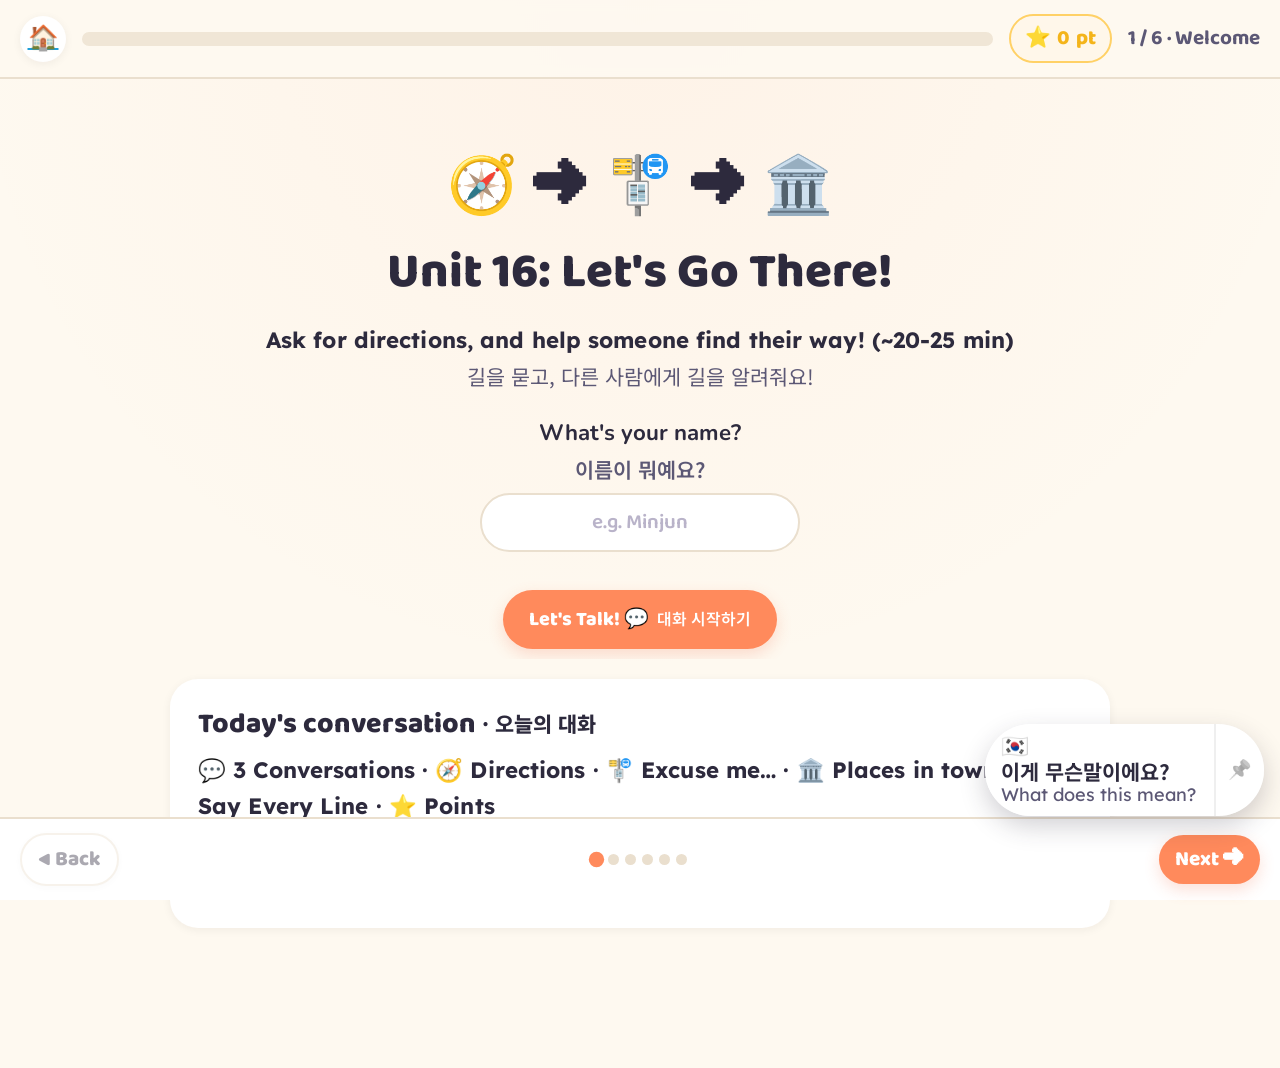
<file: units/lets-go-there/index.html>
<!doctype html>
<html lang="ko" data-kr="off">
<head>
<meta charset="UTF-8" />
<meta name="viewport" content="width=device-width, initial-scale=1.0" />
<title>Loading… | Interactive English Sessions</title>
<meta name="description" content="중급·고급 학생을 위한 인터랙티브 영어 대화 수업 (20-25분)" />
<link rel="stylesheet" href="../../assets/css/main.css" />
<link rel="stylesheet" href="../../assets/css/avatar.css" />
<link rel="stylesheet" href="../../assets/css/roleplay.css" />
</head>
<body>

<header class="lesson-header">
  <a href="../../index.html" class="icon-btn" title="Home 홈으로">🏠</a>
  <div class="progress-track"><div class="progress-fill" id="progressFill"></div></div>
  <span class="points-chip" id="pointsChip">⭐ <span class="pt-num" id="pointsNum">0</span> pt</span>
  <div class="step-label" id="stepLabel">1 / 6</div>
</header>

<main class="lesson-main" id="lessonRoot"></main>

<nav class="lesson-nav">
  <button class="btn ghost small" id="prevBtn" type="button">◀ Back</button>
  <div class="dot-track" id="dotTrack"></div>
  <button class="btn small" id="nextBtn" type="button">Next ➜</button>
</nav>

<script src="../../assets/js/speech.js"></script>
<script src="../../assets/js/speech-recognition.js"></script>
<script src="../../assets/js/confetti.js"></script>
<script src="../../assets/js/sparkle.js"></script>
<script src="../../assets/js/icons.js"></script>
<script src="../../assets/js/scoreboard.js"></script>
<script src="../../assets/js/avatar.js"></script>
<script src="../../assets/js/activities.js"></script>
<script src="../../assets/js/lesson-engine.js"></script>
<script src="../../assets/js/roleplay.js"></script>
<script src="data.js"></script>
<script src="../../assets/js/korean-toggle.js"></script>
<script src="../../assets/js/tap-feedback.js"></script>
</body>
</html>
</file>
<file: assets/css/main.css>
/* ============================================================
   Interactive English Sessions — shared design system
   Kid-friendly, high-contrast, big click targets, playful motion.
   ============================================================ */

@import url('https://fonts.googleapis.com/css2?family=Baloo+2:wght@500;700;800&family=Lexend:wght@400;500;600;700&family=Noto+Sans+KR:wght@400;600;800&family=Nunito:wght@400;600;700;800&display=swap');

:root {
  --color-bg: #fef9f0;
  --color-bg-alt: #eef7ff;
  --color-ink: #2d2a3d;
  --color-ink-soft: #5c5875;

  --color-primary: #ff8a5c;
  --color-primary-dark: #f2623b;
  --color-secondary: #4fc3f7;
  --color-secondary-dark: #1f9fd8;
  --color-accent: #ffd166;
  --color-accent-dark: #f4b41a;
  --color-purple: #b294f7;
  --color-green: #6bcf9c;
  --color-pink: #ff8fb1;

  --color-card: #ffffff;
  --color-border: #eadfce;

  --shadow-soft: 0 2px 10px rgba(30, 24, 15, 0.06);
  --shadow-pop: 0 6px 16px rgba(242, 98, 59, 0.20);

  --radius-lg: 28px;
  --radius-md: 18px;
  --radius-sm: 12px;

  /* ---------- typography ----------
     Three fonts, three jobs, so a student can tell at a glance what
     kind of text they are looking at:

       --font-display  titles and headings. Rounded and playful.
       --font-read     the ENGLISH they are meant to read and say out
                       loud. Lexend is designed to raise reading
                       proficiency in children, so it carries the text
                       that matters most.
       --font-kr       the Korean gloss. A different face entirely, so
                       it never gets mistaken for the English line.
     */
  --font-display: 'Baloo 2', 'Noto Sans KR', sans-serif;
  --font-read: 'Lexend', 'Noto Sans KR', sans-serif;
  --font-body: 'Nunito', 'Noto Sans KR', sans-serif;
  --font-kr: 'Noto Sans KR', sans-serif;

  /* Fluid scale. Every size grows with the viewport, and the floor of
     each clamp is the smallest we allow — a student reported the old
     text (down to 10px) was unreadable, so nothing here bottoms out
     below ~14px. */
  --fs-hero:    clamp(1.75rem, 1.30rem + 2.1vw, 2.60rem);
  --fs-title:   clamp(1.40rem, 1.15rem + 1.2vw, 1.90rem);
  --fs-heading: clamp(1.20rem, 1.05rem + 0.7vw, 1.50rem);
  /* the English line the student reads aloud — deliberately the
     largest body text on the page */
  --fs-read:    clamp(1.25rem, 1.08rem + 0.8vw, 1.60rem);
  --fs-body:    clamp(1.05rem, 1.00rem + 0.3vw, 1.18rem);
  --fs-kr:      clamp(0.98rem, 0.94rem + 0.25vw, 1.10rem);
  --fs-label:   clamp(0.92rem, 0.88rem + 0.2vw, 1.02rem);
  --fs-min:     clamp(0.88rem, 0.86rem + 0.15vw, 0.96rem);
}

* { box-sizing: border-box; }

html, body {
  margin: 0;
  padding: 0;
  background: var(--color-bg);
  color: var(--color-ink);
  font-family: var(--font-body);
  font-size: var(--fs-body);
  line-height: 1.6;
  min-height: 100vh;
  scroll-behavior: smooth;
}

body {
  background-image: radial-gradient(circle at 50% 0%, rgba(255, 138, 92, 0.06) 0, transparent 55%);
}

h1, h2, h3, h4, .display {
  font-family: var(--font-display);
  font-weight: 800;
  color: var(--color-ink);
  line-height: 1.25;
  margin: 0 0 0.4em;
}
h1 { font-size: var(--fs-hero); }
h2 { font-size: var(--fs-title); }
h3 { font-size: var(--fs-heading); }

p { line-height: 1.6; margin: 0 0 1em; }

a { color: var(--color-secondary-dark); }

button {
  font-family: var(--font-body);
  font-size: var(--fs-body);
  cursor: pointer;
  border: none;
  outline-offset: 3px;
}

button:focus-visible, [tabindex]:focus-visible, a:focus-visible {
  outline: 3px solid var(--color-secondary-dark);
}

/* Korean gloss: its own face and a slightly lighter colour so it reads
   as support for the English line rather than competing with it. */
.kr {
  font-family: var(--font-kr);
  font-size: var(--fs-kr);
  line-height: 1.55;
}

/* The English a student is meant to read and say. */
.read-en {
  font-family: var(--font-read);
  font-size: var(--fs-read);
  font-weight: 600;
  line-height: 1.45;
  letter-spacing: 0.005em;
}

/* ---------- layout shells ---------- */

.page-shell {
  max-width: 1080px;
  margin: 0 auto;
  padding: 24px 20px 80px;
}

.top-bar {
  display: flex;
  align-items: center;
  justify-content: space-between;
  gap: 12px;
  flex-wrap: wrap;
  margin-bottom: 28px;
}

.brand {
  display: flex;
  align-items: center;
  gap: 10px;
  font-family: var(--font-display);
  font-size: 1.3rem;
  font-weight: 800;
  color: var(--color-primary-dark);
  text-decoration: none;
}
.brand .logo-badge {
  display: inline-grid;
  place-items: center;
  width: 42px;
  height: 42px;
  border-radius: 14px;
  background: linear-gradient(135deg, var(--color-primary), var(--color-accent));
  font-size: 1.4rem;
  box-shadow: var(--shadow-soft);
}

/* ---------- generic buttons ---------- */

.btn {
  display: inline-flex;
  align-items: center;
  gap: 8px;
  font-weight: 800;
  font-family: var(--font-display);
  font-size: 1.05rem;
  padding: 14px 26px;
  border-radius: 999px;
  background: var(--color-primary);
  color: #fff;
  text-decoration: none;
  box-shadow: var(--shadow-pop);
  transition: transform 0.15s ease, box-shadow 0.15s ease, filter 0.15s ease;
  user-select: none;
}
.btn:hover { transform: translateY(-2px) scale(1.02); filter: brightness(1.04); }
.btn:active { transform: translateY(0) scale(0.97); }
.btn:disabled { opacity: 0.4; cursor: not-allowed; transform: none; box-shadow: none; }

.btn.secondary {
  background: var(--color-secondary);
  box-shadow: 0 14px 30px rgba(31, 159, 216, 0.28);
}
.btn.ghost {
  background: #fff;
  color: var(--color-ink);
  box-shadow: var(--shadow-soft);
  border: 2px solid var(--color-border);
}
.btn.success {
  background: var(--color-green);
  box-shadow: 0 14px 30px rgba(107, 207, 156, 0.35);
}
.btn.small { padding: 8px 16px; font-size: var(--fs-kr); }

.icon-btn {
  display: inline-grid;
  place-items: center;
  width: 46px;
  height: 46px;
  border-radius: 50%;
  background: #fff;
  box-shadow: var(--shadow-soft);
  font-size: 1.3rem;
  transition: transform 0.15s ease;
}
.icon-btn:hover { transform: scale(1.08); }
.icon-btn:active { transform: scale(0.94); }

/* ---------- cards ---------- */

.card {
  background: var(--color-card);
  border-radius: var(--radius-lg);
  box-shadow: var(--shadow-soft);
  padding: 28px;
}

.unit-card {
  display: block;
  text-decoration: none;
  color: inherit;
  background: var(--color-card);
  border-radius: var(--radius-lg);
  box-shadow: var(--shadow-soft);
  padding: 24px;
  border: 3px solid transparent;
  transition: transform 0.18s ease, border-color 0.18s ease, box-shadow 0.18s ease;
  position: relative;
  overflow: hidden;
}
.unit-card:hover {
  transform: translateY(-4px);
  border-color: var(--color-accent);
  box-shadow: var(--shadow-pop);
}
.unit-card .unit-emoji {
  font-size: 2.6rem;
  display: inline-block;
  margin-bottom: 10px;
}
.unit-card .unit-tags {
  display: flex;
  gap: 6px;
  flex-wrap: wrap;
  margin-top: 12px;
}
.tag {
  font-size: var(--fs-min);
  font-weight: 700;
  padding: 4px 12px;
  border-radius: 999px;
  background: var(--color-bg-alt);
  color: var(--color-secondary-dark);
}
.tag.grammar { background: #fff0e3; color: var(--color-primary-dark); }
.tag.vocab { background: #eafbf1; color: #2e9e63; }
.tag.speak { background: #f4edff; color: #7a4de0; }

/* Sets expectations before a tier whose units work differently
   from the Beginner drills (conversation + spoken answers). */
.level-note {
  background: #f4edff;
  border-left: 4px solid var(--color-purple);
  border-radius: var(--radius-sm);
  padding: 12px 18px;
  margin-bottom: 18px;
}
.level-note-en { display: block; font-weight: 700; color: var(--color-ink); }
.level-note-kr { display: block; font-size: var(--fs-kr); color: var(--color-ink-soft); margin-top: 3px; }

.unit-card-wrap { position: relative; }
.jp-mini-link {
  position: absolute;
  top: 14px;
  right: 14px;
  z-index: 2;
  display: inline-grid;
  place-items: center;
  width: 38px;
  height: 38px;
  border-radius: 50%;
  background: #fff;
  box-shadow: var(--shadow-soft);
  font-size: 1.1rem;
  text-decoration: none;
  transition: transform 0.15s ease;
}
.jp-mini-link:hover { transform: scale(1.12) rotate(-6deg); }

.unit-card.completed { border-color: var(--color-green); }
.unit-done-badge {
  position: absolute;
  top: 14px;
  right: 60px;
  z-index: 2;
  display: inline-grid;
  place-items: center;
  width: 38px;
  height: 38px;
  border-radius: 50%;
  background: #eafbf1;
  box-shadow: var(--shadow-soft);
  font-size: 1.05rem;
  pointer-events: none;
}

.progress-summary {
  display: none;
  margin: 0 0 18px;
  padding: 14px 20px;
  border-radius: var(--radius-md);
  background: #eafbf1;
  color: #2e9e63;
  font-family: var(--font-display);
  font-weight: 700;
  text-align: center;
}
.progress-summary.show { display: block; }
.progress-summary .kr { font-size: var(--fs-kr); font-weight: 600; color: var(--color-ink-soft); }

.unit-card.locked { opacity: 0.55; cursor: default; }
.unit-card.locked:hover { transform: none; border-color: transparent; box-shadow: var(--shadow-soft); }
.coming-soon-badge {
  position: absolute;
  top: 16px;
  right: -34px;
  transform: rotate(35deg);
  background: var(--color-purple);
  color: #fff;
  font-size: var(--fs-min);
  font-weight: 800;
  padding: 4px 40px;
}

/* ---------- lesson shell ---------- */

.lesson-header {
  position: sticky;
  top: 0;
  z-index: 50;
  background: rgba(254, 249, 240, 0.92);
  backdrop-filter: blur(6px);
  padding: 14px 20px;
  border-bottom: 2px solid var(--color-border);
  display: flex;
  align-items: center;
  gap: 16px;
}

.progress-track {
  flex: 1;
  height: 14px;
  border-radius: 999px;
  background: #f0e6d6;
  overflow: hidden;
}
.progress-fill {
  height: 100%;
  border-radius: 999px;
  background: linear-gradient(90deg, var(--color-accent), var(--color-primary));
  transition: width 0.4s ease;
  width: 0%;
}

.step-label {
  font-family: var(--font-display);
  font-weight: 700;
  font-size: var(--fs-kr);
  color: var(--color-ink-soft);
  white-space: nowrap;
}

.lesson-main {
  max-width: 980px;
  margin: 0 auto;
  padding: 32px 20px 140px;
}

.screen { display: none; animation: fadeUp 0.35s ease; }
.screen.active { display: block; }

@keyframes fadeUp {
  from { opacity: 0; transform: translateY(14px); }
  to { opacity: 1; transform: translateY(0); }
}

.screen-kicker {
  display: inline-block;
  font-family: var(--font-display);
  font-weight: 700;
  font-size: var(--fs-kr);
  letter-spacing: 0.03em;
  color: var(--color-primary-dark);
  background: #fff0e3;
  padding: 6px 16px;
  border-radius: 999px;
  margin-bottom: 14px;
}

.instruction {
  background: var(--color-bg-alt);
  border-radius: var(--radius-md);
  padding: 14px 18px;
  margin-bottom: 26px;
  border-left: 6px solid var(--color-secondary);
}
.instruction .instr-en {
  display: block;
  font-weight: 700;
  color: var(--color-ink);
}
.instruction .instr-kr {
  display: block;
  font-weight: 600;
  color: var(--color-ink-soft);
  font-size: var(--fs-kr);
  margin-top: 4px;
}

/* ---------- shared per-unit chrome (welcome hero, patterns, check-in, examples) ---------- */

.example-row {
  display: flex;
  align-items: center;
  gap: 12px;
  background: #fff;
  border: 2px solid var(--color-border);
  border-radius: var(--radius-sm);
  padding: 14px 18px;
  margin-bottom: 12px;
}
.example-row .example-text { flex: 1; }
.example-row .en { font-family: var(--font-display); font-weight: 800; font-size: 1.15rem; }
.example-row .kr { color: var(--color-ink-soft); font-weight: 600; margin-top: 2px; }

.pattern-box {
  background: #fff7ea;
  border: 2px solid var(--color-accent);
  border-radius: var(--radius-md);
  padding: 18px 22px;
  margin-bottom: 20px;
  text-align: center;
}
.pattern-box .pattern-en { font-family: var(--font-display); font-weight: 800; font-size: 1.5rem; color: var(--color-primary-dark); }
.pattern-box .pattern-kr { color: var(--color-ink-soft); font-weight: 700; margin-top: 6px; font-size: var(--fs-kr); }

.checkin-grid { display: grid; grid-template-columns: repeat(auto-fit, minmax(120px, 1fr)); gap: 14px; }
.checkin-btn {
  background: #fff; border: 2px solid var(--color-border); border-radius: var(--radius-md);
  padding: 18px 10px; text-align: center; font-size: 2.4rem; box-shadow: var(--shadow-soft);
  transition: transform 0.15s ease, border-color 0.15s ease;
}
.checkin-btn:hover { transform: translateY(-3px); border-color: var(--color-accent-dark); }
.checkin-btn.picked { border-color: var(--color-primary); background: #fff0e3; }
.checkin-btn .label-en { display: block; font-family: var(--font-display); font-weight: 700; font-size: var(--fs-kr); margin-top: 6px; }
.checkin-btn .label { display: block; font-weight: 600; font-size: var(--fs-min); color: var(--color-ink-soft); margin-top: 2px; }

.welcome-hero { position: relative; overflow: hidden; text-align: center; padding: 30px 10px 10px; border-radius: var(--radius-lg); }
.welcome-hero .emoji-row { font-size: 3rem; margin-bottom: 10px; }

.subtitle-en { display: block; font-weight: 700; color: var(--color-ink); }
.subtitle-kr { display: block; color: var(--color-ink-soft); font-size: var(--fs-kr); margin-top: 2px; }
.learn-list-en { font-weight: 700; }
.learn-list-kr { color: var(--color-ink-soft); font-size: var(--fs-kr); margin-top: 4px; }

.phase-label { font-weight: 800; font-family: var(--font-display); color: var(--color-purple); margin: 18px 0 8px; }
.phase-label .kr { display: block; font-weight: 600; font-size: var(--fs-label); color: var(--color-ink-soft); margin-top: 2px; }

.lesson-nav {
  position: fixed;
  left: 0; right: 0; bottom: 0;
  background: #fff;
  border-top: 2px solid var(--color-border);
  padding: 14px 20px;
  display: flex;
  justify-content: space-between;
  align-items: center;
  gap: 12px;
  z-index: 40;
}
.dot-track {
  display: flex;
  gap: 6px;
  flex-wrap: wrap;
  justify-content: center;
  max-width: 50vw;
}
.dot {
  width: 11px; height: 11px;
  border-radius: 50%;
  background: var(--color-border);
  cursor: pointer;
  border: none;
  padding: 0;
  transition: transform 0.15s ease, background 0.15s ease;
}
.dot.done { background: var(--color-green); }
.dot.current { background: var(--color-primary); transform: scale(1.4); }

/* ---------- flashcards ---------- */

.flash-grid {
  display: grid;
  grid-template-columns: repeat(auto-fit, minmax(160px, 1fr));
  gap: 18px;
  margin-bottom: 10px;
}

/* Both faces live in the SAME grid cell rather than being absolutely
   positioned. Absolute faces contribute no height, so the card had to
   carry a fixed one — and the moment a Korean sentence wrapped to a
   second line the text spilled straight out through the rounded corner.
   Stacked in one cell, the TALLER face sets the height and the card
   always grows to fit whatever is inside it. */
.flashcard {
  perspective: 1000px;
  cursor: pointer;
  /* a one-cell grid so the inner stretches to the row height — without
     this, each card in a row drew its own box at its own content height
     and the row looked ragged */
  display: grid;
  min-height: 200px;
}
.flashcard-inner {
  grid-area: 1 / 1;
  position: relative;
  display: grid;
  width: 100%;
  transition: transform 0.5s cubic-bezier(.2,.8,.2,1);
  transform-style: preserve-3d;
}
.flashcard.flipped .flashcard-inner { transform: rotateY(180deg); }
.flash-face {
  grid-area: 1 / 1;
  min-width: 0;
  border-radius: var(--radius-md);
  display: flex;
  flex-direction: column;
  align-items: center;
  justify-content: center;
  backface-visibility: hidden;
  box-shadow: var(--shadow-soft);
  padding: 14px 12px;
  text-align: center;
  /* long words and Korean phrases wrap instead of pushing the card open */
  overflow-wrap: anywhere;
  word-break: keep-all;
}
.flash-front { background: #fff; border: 3px solid var(--color-border); }
.flash-front .emoji { font-size: 3rem; margin-bottom: 6px; }
.flash-front .word-en { font-family: var(--font-display); font-weight: 800; font-size: 1.15rem; }
.flash-front .word-kr {
  font-family: 'Noto Sans KR', sans-serif;
  font-weight: 700;
  font-size: var(--fs-kr);
  color: var(--color-ink-soft);
  margin-top: 2px;
}
.flash-back {
  background: linear-gradient(135deg, var(--color-secondary), #7fd6ff);
  color: #fff;
  transform: rotateY(180deg);
}
.flash-back .example-en { font-size: 1.05rem; font-weight: 800; margin-bottom: 6px; }
.flash-back .example-kr { font-size: var(--fs-kr); opacity: 0.92; font-family: 'Noto Sans KR', sans-serif; }
.flash-back .hint { font-size: var(--fs-min); opacity: 0.85; margin-top: 8px; }
.speak-chip {
  margin-top: 8px;
  font-size: var(--fs-min);
  background: rgba(255,255,255,0.25);
  padding: 4px 10px;
  border-radius: 999px;
}

/* ---------- choice / quiz grid ---------- */

.choice-grid {
  display: grid;
  grid-template-columns: repeat(auto-fit, minmax(150px, 1fr));
  gap: 16px;
}

.choice-btn {
  background: #fff;
  border: 3px solid var(--color-border);
  border-radius: var(--radius-md);
  padding: 20px 14px;
  text-align: center;
  font-size: 1.4rem;
  box-shadow: var(--shadow-soft);
  transition: transform 0.15s ease, border-color 0.15s ease;
}
.choice-btn .choice-label {
  display: block;
  margin-top: 8px;
  font-family: var(--font-display);
  font-weight: 700;
  font-size: 1rem;
}
.choice-btn:hover { transform: translateY(-3px); border-color: var(--color-secondary); }
.choice-btn.correct { border-color: var(--color-green); background: #eafbf1; animation: pop 0.3s ease; }
.choice-btn.wrong { border-color: #f26b6b; background: #fdecec; animation: shake 0.4s ease; }
.choice-btn:disabled { cursor: default; }

@keyframes pop { 0% { transform: scale(1); } 50% { transform: scale(1.08); } 100% { transform: scale(1); } }
@keyframes shake { 0%,100% { transform: translateX(0); } 25% { transform: translateX(-6px); } 75% { transform: translateX(6px); } }

.feedback-banner {
  margin-top: 18px;
  padding: 14px 18px;
  border-radius: var(--radius-sm);
  font-weight: 800;
  font-family: var(--font-display);
  display: none;
}
.feedback-banner.show { display: block; animation: fadeUp 0.3s ease; }
.feedback-banner.good { background: #eafbf1; color: #2e9e63; }
.feedback-banner.bad { background: #fdecec; color: #d9534f; }

/* ---------- sentence builder ---------- */

.sentence-target {
  min-height: 74px;
  border: 3px dashed var(--color-border);
  border-radius: var(--radius-md);
  display: flex;
  flex-wrap: wrap;
  gap: 10px;
  align-items: center;
  padding: 14px;
  margin-bottom: 20px;
  background: #fffef9;
}
.sentence-bank {
  display: flex;
  flex-wrap: wrap;
  gap: 10px;
}
.word-tile {
  background: var(--color-accent);
  color: var(--color-ink);
  font-family: var(--font-display);
  font-weight: 700;
  padding: 12px 18px;
  border-radius: 12px;
  box-shadow: var(--shadow-soft);
  transition: transform 0.12s ease, opacity 0.12s ease;
}
.word-tile:hover { transform: translateY(-2px); }
.word-tile.placed { background: var(--color-secondary); color: #fff; }
.word-tile.used { opacity: 0; transform: scale(0.5); pointer-events: none; transition: opacity 0.2s ease, transform 0.2s ease; }
.word-tile.wrong-shake { background: #fdecec; animation: shake 0.4s ease; }
.word-tile.hint-pulse { animation: hintPulse 0.9s ease; box-shadow: 0 0 0 4px rgba(255, 209, 102, 0.65); }

@keyframes hintPulse {
  0%, 100% { transform: scale(1); }
  50% { transform: scale(1.14); }
}

.sentence-slots {
  display: flex;
  flex-wrap: wrap;
  gap: 10px;
  justify-content: center;
  min-height: 56px;
  margin-bottom: 18px;
}
.slot {
  min-width: 56px;
  padding: 10px 14px;
  border-bottom: 3px solid var(--color-border);
  font-family: var(--font-display);
  font-weight: 800;
  font-size: 1.15rem;
  text-align: center;
  color: var(--color-ink);
  transition: border-color 0.2s ease;
}
.slot.filled { border-bottom-color: var(--color-green); animation: pop 0.3s ease; }

.streak-badge {
  font-family: var(--font-display);
  font-weight: 800;
  color: var(--color-primary-dark);
  font-size: var(--fs-kr);
}

/* ---------- mystery box speaking activity ---------- */

.mystery-grid {
  display: grid;
  grid-template-columns: repeat(auto-fit, minmax(130px, 1fr));
  gap: 16px;
  margin-bottom: 20px;
}
.mystery-box {
  aspect-ratio: 1;
  border-radius: var(--radius-md);
  background: linear-gradient(135deg, var(--color-purple), #8f6de8);
  color: #fff;
  display: flex;
  align-items: center;
  justify-content: center;
  font-size: 2.4rem;
  box-shadow: var(--shadow-soft);
  transition: transform 0.15s ease;
  position: relative;
}
.mystery-box:hover { transform: translateY(-3px) rotate(-1deg); }
.mystery-box.opened {
  background: #fff;
  border: 3px solid var(--color-accent-dark);
  flex-direction: column;
  color: var(--color-ink);
  font-size: 2.2rem;
  gap: 4px;
}
.mystery-box.opened .mystery-sentence {
  font-size: var(--fs-min);
  font-family: 'Noto Sans KR', sans-serif;
  font-weight: 700;
  color: var(--color-ink-soft);
}
.mystery-box.done::after {
  content: '✔';
  position: absolute;
  top: 6px; right: 8px;
  background: var(--color-green);
  color: #fff;
  width: 22px; height: 22px;
  border-radius: 50%;
  font-size: var(--fs-label);
  display: flex; align-items: center; justify-content: center;
}

/* ---------- speaking prompt card (interview) ---------- */

.prompt-card {
  background: linear-gradient(135deg, #fff, #fff7ea);
  border: 3px solid var(--color-accent);
  border-radius: var(--radius-lg);
  padding: 34px 28px;
  text-align: center;
  box-shadow: var(--shadow-soft);
  margin-bottom: 20px;
}
.prompt-card .prompt-en {
  font-family: var(--font-display);
  font-size: 1.5rem;
  font-weight: 800;
  margin-bottom: 8px;
}
.prompt-card .prompt-kr {
  color: var(--color-ink-soft);
  font-weight: 600;
}

/* ---------- score / results ---------- */

.score-hero {
  position: relative;
  text-align: center;
  padding: 40px 20px;
  overflow: hidden;
}
.score-hero .big-emoji { font-size: 4.5rem; display: block; margin-bottom: 10px; }
.score-hero .score-num {
  font-family: var(--font-display);
  font-size: 3rem;
  font-weight: 800;
  color: var(--color-primary-dark);
}
.stars { font-size: 2rem; letter-spacing: 6px; margin: 10px 0 20px; }

/* ---------- misc ---------- */

.speaker-btn {
  background: var(--color-secondary);
  color: #fff;
  border-radius: 50%;
  width: 40px; height: 40px;
  display: inline-grid;
  place-items: center;
  font-size: 1.1rem;
  box-shadow: 0 6px 14px rgba(31,159,216,0.35);
}
.speaker-btn:active { transform: scale(0.9); }

.center { text-align: center; }
.muted { color: var(--color-ink-soft); }
.spacer { height: 20px; }
.row { display: flex; gap: 12px; align-items: center; flex-wrap: wrap; }
.row.between { justify-content: space-between; }

footer.site-footer {
  text-align: center;
  color: var(--color-ink-soft);
  font-size: var(--fs-kr);
  padding: 40px 20px 10px;
}

/* ---------- name input ---------- */

.name-field-wrap {
  display: flex;
  flex-direction: column;
  align-items: center;
  gap: 8px;
  margin: 18px 0;
}
.name-field-wrap label {
  font-weight: 700;
  color: var(--color-ink);
}
.name-field-wrap label .kr {
  display: block;
  font-weight: 600;
  font-size: var(--fs-kr);
  color: var(--color-ink-soft);
  margin-top: 2px;
}
.name-field {
  display: flex;
  gap: 10px;
  justify-content: center;
  flex-wrap: wrap;
  width: 100%;
}
.name-field input {
  font-family: var(--font-display);
  font-weight: 700;
  font-size: 1.05rem;
  padding: 12px 20px;
  border-radius: 999px;
  border: 2px solid var(--color-border);
  background: #fff;
  color: var(--color-ink);
  width: 100%;
  max-width: 320px;
  text-align: center;
}
.name-field input:focus { outline: none; border-color: var(--color-secondary); }
.name-field input::placeholder { font-size: var(--fs-kr); font-weight: 600; color: #b9b3c9; }

/* ---------- points chip ---------- */

.points-chip {
  display: inline-flex;
  align-items: center;
  gap: 6px;
  font-family: var(--font-display);
  font-weight: 800;
  font-size: var(--fs-kr);
  background: #fff7ea;
  border: 2px solid var(--color-accent);
  color: var(--color-accent-dark);
  padding: 6px 14px;
  border-radius: 999px;
  white-space: nowrap;
}
.points-chip .pt-num { transition: transform 0.2s ease; display: inline-block; }
.points-chip.bump .pt-num { animation: pop 0.35s ease; }

.time-badge {
  display: inline-flex;
  align-items: center;
  gap: 4px;
  font-size: var(--fs-min);
  font-weight: 700;
  color: var(--color-ink-soft);
  background: var(--color-bg-alt);
  padding: 4px 10px;
  border-radius: 999px;
  margin-left: 8px;
  vertical-align: middle;
}

/* ---------- question & answer pairing ---------- */

.qa-pair {
  display: grid;
  grid-template-columns: 1fr auto 1fr;
  gap: 14px;
  align-items: center;
  background: #fff;
  border: 2px solid var(--color-border);
  border-radius: var(--radius-md);
  padding: 16px 18px;
  margin-bottom: 14px;
}
.qa-pair .qa-arrow { font-size: 1.4rem; color: var(--color-ink-soft); }
.qa-block { display: flex; align-items: flex-start; gap: 10px; }
.qa-block .qa-tag {
  flex-shrink: 0;
  font-size: var(--fs-min);
  font-weight: 800;
  font-family: var(--font-display);
  padding: 3px 9px;
  border-radius: 999px;
  margin-top: 2px;
}
.qa-block.question .qa-tag { background: #f4edff; color: #7a4de0; }
.qa-block.answer .qa-tag { background: #eafbf1; color: #2e9e63; }
.qa-block .qa-en { font-family: var(--font-display); font-weight: 800; font-size: 1.05rem; }
.qa-block .qa-kr { color: var(--color-ink-soft); font-weight: 600; font-size: var(--fs-kr); margin-top: 2px; }

@media (max-width: 640px) {
  .qa-pair { grid-template-columns: 1fr; }
  .qa-pair .qa-arrow { display: none; }
}

.answer-hint {
  display: inline-block;
  margin-top: 10px;
  font-size: var(--fs-kr);
  font-weight: 700;
  color: var(--color-secondary-dark);
  background: var(--color-bg-alt);
  padding: 5px 12px;
  border-radius: 999px;
}

/* ---------- leaderboard ---------- */

.leaderboard {
  margin-top: 22px;
  text-align: left;
}
.leaderboard-row {
  display: flex;
  align-items: center;
  gap: 12px;
  padding: 10px 14px;
  border-radius: var(--radius-sm);
  background: #fff;
  border: 2px solid var(--color-border);
  margin-bottom: 8px;
}
.leaderboard-row.me { border-color: var(--color-primary); background: #fff0e3; }
.leaderboard-row .rank { font-family: var(--font-display); font-weight: 800; width: 28px; text-align: center; color: var(--color-ink-soft); }
.leaderboard-row .lb-name { flex: 1; font-weight: 700; }
.leaderboard-row .lb-points { font-family: var(--font-display); font-weight: 800; color: var(--color-primary-dark); }
.compare-line {
  text-align: center;
  font-weight: 700;
  font-family: 'Noto Sans KR', sans-serif;
  background: var(--color-bg-alt);
  border-radius: var(--radius-sm);
  padding: 12px 16px;
  margin: 16px 0;
}

/* ---------- MDI icon badge (fallback for words with no good emoji) ---------- */

.mdi-icon-badge {
  display: inline-flex;
  align-items: center;
  justify-content: center;
  color: var(--color-primary-dark);
  vertical-align: middle;
}
.mdi-icon-badge svg { display: block; }
.choice-btn .mdi-icon-badge,
.checkin-btn .mdi-icon-badge,
.intro-chip .mdi-icon-badge { color: var(--color-secondary-dark); }

/* ---------- sparkle burst (JS-triggered, assets/js/sparkle.js) ---------- */

.sparkle-particle {
  position: fixed;
  width: 8px;
  height: 8px;
  border-radius: 50%;
  pointer-events: none;
  z-index: 1000;
  box-shadow: 0 0 6px rgba(255, 255, 255, 0.85);
  animation: sparkleFly 0.7s ease-out forwards;
  transform: translate(-50%, -50%);
}

@keyframes sparkleFly {
  0% { transform: translate(-50%, -50%) scale(1); opacity: 1; }
  100% { transform: translate(calc(-50% + var(--dx)), calc(-50% + var(--dy))) scale(0); opacity: 0; }
}

/* ---------- ambient floating bubbles (decorative, welcome/finish only) ---------- */

.bubble-field {
  position: absolute;
  inset: 0;
  overflow: hidden;
  pointer-events: none;
  z-index: 0;
  border-radius: inherit;
}
.bubble-field .bubble {
  position: absolute;
  bottom: -60px;
  border-radius: 50%;
  background: radial-gradient(circle at 30% 30%, rgba(255, 255, 255, 0.95), rgba(79, 195, 247, 0.2));
  opacity: 0;
  animation: floatUp 10s ease-in infinite;
}
.hero-content { position: relative; z-index: 1; }

@keyframes floatUp {
  0% { transform: translateY(0) scale(1); opacity: 0; }
  8% { opacity: 0.55; }
  90% { opacity: 0.35; }
  100% { transform: translateY(-540px) scale(1.25); opacity: 0; }
}

/* ---------- My Introduction capstone card ---------- */

.intro-picker-group { margin-bottom: 22px; }
.intro-picker-label {
  font-family: var(--font-display);
  font-weight: 800;
  margin-bottom: 10px;
}
.intro-picker-label .kr { display: block; font-weight: 600; font-size: var(--fs-label); color: var(--color-ink-soft); margin-top: 2px; }
.intro-chip-grid {
  display: grid;
  grid-template-columns: repeat(auto-fit, minmax(74px, 1fr));
  gap: 10px;
}
.intro-chip {
  background: #fff;
  border: 2px solid var(--color-border);
  border-radius: var(--radius-md);
  padding: 12px 8px;
  text-align: center;
  font-size: 1.6rem;
  box-shadow: var(--shadow-soft);
  transition: transform 0.15s ease, border-color 0.15s ease;
}
.intro-chip:hover { transform: translateY(-2px); }
.intro-chip.picked { border-color: var(--color-primary); background: #fff0e3; transform: translateY(-2px) scale(1.04); }
.intro-chip .chip-label { display: block; font-family: var(--font-display); font-weight: 700; font-size: var(--fs-min); margin-top: 4px; }

.intro-card {
  position: relative;
  overflow: hidden;
  background: linear-gradient(150deg, #fff 0%, #fff7ea 60%, #ffeee0 100%);
  border: 3px solid var(--color-accent);
  border-radius: var(--radius-lg);
  padding: 30px 26px;
  text-align: center;
  box-shadow: var(--shadow-pop);
  margin: 22px 0;
  transition: box-shadow 0.3s ease, border-color 0.3s ease;
}
.intro-card.complete {
  border-color: var(--color-primary);
  box-shadow: 0 10px 34px rgba(242, 98, 59, 0.28);
}
.intro-card .intro-card-kicker {
  font-family: var(--font-display);
  font-weight: 800;
  font-size: var(--fs-min);
  letter-spacing: 0.04em;
  color: var(--color-primary-dark);
  margin-bottom: 10px;
}
.intro-card .intro-sentence {
  font-family: var(--font-display);
  font-weight: 800;
  font-size: 1.35rem;
  line-height: 1.5;
  color: var(--color-ink);
}
.intro-card .intro-sentence .blank { color: var(--color-border); }
.intro-card .intro-sentence-kr {
  margin-top: 10px;
  color: var(--color-ink-soft);
  font-weight: 600;
  font-size: var(--fs-kr);
}

@media (max-width: 600px) {
  .lesson-main { padding-bottom: 160px; }
  .dot-track { max-width: 100%; order: 3; width: 100%; }
  .lesson-nav { flex-wrap: wrap; }
}

/* ---------- Jeopardy review game ---------- */

.jp-header-title {
  flex: 1;
  font-family: var(--font-display);
  font-weight: 800;
  line-height: 1.25;
}
.jp-header-title #boardTitleKr { font-weight: 600; font-size: var(--fs-label); }

.jp-grid {
  display: grid;
  grid-template-columns: repeat(var(--jp-cols, 4), 1fr);
  gap: 8px;
  margin-top: 20px;
}
/* a grid item's default min-width is auto, so a long category name
   refuses to shrink and pushes the whole board wider than the page */
.jp-grid > * { min-width: 0; }
.jp-cat {
  background: var(--color-primary);
  color: #fff;
  border-radius: var(--radius-sm);
  padding: 10px 6px;
  text-align: center;
  box-shadow: var(--shadow-soft);
}
.jp-cat-en { font-family: var(--font-display); font-weight: 800; font-size: var(--fs-kr); }
.jp-cat-kr { font-size: var(--fs-min); opacity: 0.9; margin-top: 2px; }
/* Four columns on a phone leave about 80px per heading, and a single
   long word like "Vocabulary" has nowhere to break — it ran straight
   out of its tile. Let it hyphenate and step the type down. */
.jp-cat-en, .jp-cat-kr { overflow-wrap: anywhere; hyphens: auto; }
@media (max-width: 560px) {
  .jp-cat { padding: 8px 4px; }
  .jp-cat-en { font-size: var(--fs-min); }
  .jp-cat-kr { font-size: 0.8rem; }
}

.jp-cell {
  aspect-ratio: 4 / 3;
  border-radius: var(--radius-sm);
  background: linear-gradient(135deg, var(--color-secondary), var(--color-secondary-dark));
  color: #fff;
  font-family: var(--font-display);
  font-weight: 800;
  font-size: 1.4rem;
  box-shadow: var(--shadow-pop);
  transition: transform 0.15s ease, filter 0.15s ease;
}
.jp-cell:hover:not(:disabled) { transform: translateY(-3px) scale(1.03); filter: brightness(1.06); }
.jp-cell:active:not(:disabled) { transform: translateY(0) scale(0.96); }
.jp-cell.used {
  background: #f0e6d6;
  color: var(--color-ink-soft);
  box-shadow: none;
  font-size: 1.6rem;
}
.jp-cell.empty { visibility: hidden; }

.jp-overlay {
  display: none;
  position: fixed;
  inset: 0;
  background: rgba(45, 42, 61, 0.6);
  z-index: 200;
  align-items: center;
  justify-content: center;
  padding: 20px;
}
.jp-overlay.show { display: flex; }
.jp-modal {
  position: relative;
  max-width: 520px;
  width: 100%;
  text-align: center;
  animation: fadeUp 0.3s ease;
}
.jp-modal .row { justify-content: center; flex-wrap: wrap; }
.jp-close {
  position: absolute;
  top: -12px;
  right: -12px;
}
.jp-emoji { font-size: 3.2rem; margin-bottom: 6px; }
.jp-clue-en {
  font-family: var(--font-display);
  font-weight: 800;
  font-size: 1.3rem;
  line-height: 1.4;
}
.jp-clue-kr { margin-top: 8px; color: var(--color-ink-soft); font-size: var(--fs-kr); }

.jp-answer-wrap {
  display: none;
  margin-top: 20px;
  padding: 16px;
  background: #eafbf1;
  border-radius: var(--radius-md);
}
.jp-answer-wrap.show { display: block; animation: fadeUp 0.3s ease; }
.jp-answer-label {
  font-family: var(--font-display);
  font-weight: 800;
  font-size: var(--fs-label);
  color: #2e9e63;
  margin-bottom: 6px;
}
.jp-answer-en { font-family: var(--font-display); font-weight: 800; font-size: 1.15rem; color: var(--color-ink); }
.jp-answer-kr { margin-top: 4px; color: var(--color-ink-soft); font-size: var(--fs-kr); }

@media (max-width: 600px) {
  .jp-cat-en { font-size: var(--fs-min); }
  .jp-cat-kr { display: none; }
  .jp-cell { font-size: 1.1rem; }
}

/* ---------- speak-check widget (mic-based self-verification) ---------- */

.speak-check { margin-top: 14px; text-align: center; }
.speak-check-status {
  margin-top: 10px;
  min-height: 1.4em;
  font-weight: 700;
  font-size: var(--fs-kr);
  color: var(--color-ink-soft);
}
.speak-check-pass { color: #2e9e63; font-family: var(--font-display); font-weight: 800; }
.speak-check-fail { color: #c9762f; }
.speak-check.passed { animation: fadeUp 0.3s ease; }

/* ============================================================
   READING TYPOGRAPHY

   Everything below is English a student is asked to read or say.
   It all shares one face (--font-read) and sits at the top of the
   size scale, so the line that matters is always the easiest one
   on screen to read — the Korean gloss beside it stays in its own
   face at a clearly smaller size.
   ============================================================ */

.flash-front .word-en,
.pattern-box .pattern-en,
.example-row .en,
.qa-en,
.choice-label,
.mystery-sentence,
.prompt-en,
.intro-card .intro-sentence,
.jp-clue-en,
.jp-answer-en,
.word-tile,
.slot.filled,
.instr-en,
.checkin-btn .label-en,
.subtitle-en,
.learn-list-en {
  font-family: var(--font-read);
  letter-spacing: 0.005em;
}

/* the biggest reading text: single words and target sentences */
.flash-front .word-en,
.pattern-box .pattern-en,
.intro-card .intro-sentence,
.jp-clue-en,
.mystery-sentence,
.prompt-en {
  font-size: var(--fs-read);
  font-weight: 600;
  line-height: 1.4;
}
.pattern-box .pattern-en { font-size: calc(var(--fs-read) * 1.15); font-weight: 700; }

/* tappable answers need to be readable at a glance from across a Zoom call */
.choice-label,
.word-tile,
.qa-en,
.example-row .en,
.jp-answer-en {
  font-size: var(--fs-body);
  font-weight: 600;
}

.instr-en {
  font-size: var(--fs-body);
  font-weight: 600;
}

/* Korean support lines: same face everywhere, never below the floor */
.flash-front .word-kr,
.flash-back .example-kr,
.pattern-box .pattern-kr,
.instr-kr,
.subtitle-kr,
.learn-list-kr,
.qa-kr,
.checkin-btn .label,
.mystery-sentence-kr,
.prompt-kr,
.intro-card .intro-sentence-kr {
  font-family: var(--font-kr);
  font-size: var(--fs-kr);
  line-height: 1.55;
}

/* ============================================================
   KOREAN ON DEMAND
   Paired with korean-toggle.js. Every Korean line that is a
   TRANSLATION of the English being taught is listed here and is
   hidden until the student asks for it. Instructions, headings and
   button labels are deliberately NOT in this list — those are how
   a child operates the page, not what they are learning.
   ============================================================ */

html[data-kr="off"] .word-kr,
html[data-kr="off"] .example-kr,
html[data-kr="off"] .pattern-kr,
html[data-kr="off"] .example-row .kr,
html[data-kr="off"] .qa-kr,
html[data-kr="off"] .prompt-kr,
html[data-kr="off"] .intro-sentence-kr,
html[data-kr="off"] .checkin-btn .label,
html[data-kr="off"] .chat-kr,
html[data-kr="off"] .reply-kr,
html[data-kr="off"] .said-line-kr,
html[data-kr="off"] .scene-wrapup-kr,
html[data-kr="off"] .jp-clue-kr,
html[data-kr="off"] .jp-answer-kr,
html[data-kr="off"] .kr-gloss {
  display: none;
}

/* Revealed Korean fades in rather than snapping, so the card
   growing by a line doesn't feel like a glitch. */
html[data-kr="on"] .word-kr,
html[data-kr="on"] .example-kr,
html[data-kr="on"] .chat-kr,
html[data-kr="on"] .reply-kr,
html[data-kr="on"] .qa-kr,
html[data-kr="on"] .prompt-kr,
html[data-kr="on"] .kr-gloss {
  animation: krFade 0.28s ease;
}
@keyframes krFade {
  from { opacity: 0; transform: translateY(-3px); }
  to   { opacity: 1; transform: none; }
}

.kr-reveal {
  position: fixed;
  right: 16px;
  bottom: 16px;
  z-index: 220;
  display: flex;
  align-items: stretch;
  gap: 2px;
  border-radius: 999px;
  background: #fff;
  box-shadow: 0 10px 26px rgba(45, 42, 61, 0.22);
  overflow: hidden;
}
.kr-reveal[hidden] { display: none; }
/* lesson pages keep a fixed nav bar glued to the bottom edge */
.kr-reveal.above-nav { bottom: 84px; }

.kr-reveal-btn,
.kr-pin {
  border: none;
  background: #fff;
  cursor: pointer;
  font-family: var(--font-body);
  color: var(--color-ink);
  transition: background 0.15s ease, transform 0.12s ease;
}
.kr-reveal-btn {
  display: flex;
  flex-direction: column;
  align-items: flex-start;
  gap: 1px;
  padding: 10px 16px;
  line-height: 1.15;
  text-align: left;
}
.kr-reveal-btn:hover { background: #fff4e2; }
.kr-reveal-label {
  font-family: var(--font-kr);
  font-size: var(--fs-kr);
  font-weight: 700;
}
.kr-reveal-en {
  font-family: var(--font-read);
  font-size: var(--fs-min);
  color: var(--color-ink-soft);
}
.kr-pin {
  padding: 0 12px;
  font-size: 1rem;
  border-left: 2px solid var(--color-border);
  filter: grayscale(1);
  opacity: 0.5;
}
.kr-pin.active { filter: none; opacity: 1; background: #fff4e2; }
.kr-pin:hover { background: #fff4e2; }

@media (max-width: 520px) {
  .kr-reveal-en { display: none; }
  .kr-reveal-btn { padding: 10px 14px; }
}

/* ============================================================
   TAP FEEDBACK
   Paired with tap-feedback.js. Every tappable thing squashes on
   press and throws a ripple from the touch point, so a young
   student can always see that their click landed — and where.
   ============================================================ */

.tap-layer {
  position: fixed;
  inset: 0;
  pointer-events: none;
  overflow: hidden;
  z-index: 9999;
}

.tap-ripple {
  position: absolute;
  border-radius: 50%;
  transform: translate(-50%, -50%) scale(0.25);
  background: radial-gradient(circle,
    rgba(255, 209, 102, 0.55) 0%,
    rgba(255, 138, 92, 0.35) 45%,
    rgba(255, 138, 92, 0) 70%);
  animation: tapRipple 0.52s cubic-bezier(0.22, 1, 0.36, 1) forwards;
}
@keyframes tapRipple {
  from { transform: translate(-50%, -50%) scale(0.25); opacity: 0.9; }
  to   { transform: translate(-50%, -50%) scale(1.9);  opacity: 0; }
}

/* The squash. Kept small so it reads as tactile, not bouncy.
   HTML elements only — never SVG. Setting any CSS transform on an SVG
   node overrides its transform="translate(...)" attribute, which would
   fling the element to the origin mid-press and swallow the click. SVG
   targets use .is-tapped and are styled via their children instead. */
.is-pressed {
  transform: scale(0.955) !important;
  transition: transform 0.09s ease-out !important;
}
/* Elements whose resting state is already transformed need the press to
   compose with it rather than replace it. */
.unit-card.is-pressed { transform: translateY(-2px) scale(0.975) !important; }
.flashcard.is-pressed { transform: scale(0.97) !important; }
.wm-pin.is-tapped .wm-dot { transform: scale(1.32); }
.jp-cell.is-pressed { transform: translateY(1px) scale(0.97) !important; }

@media (prefers-reduced-motion: reduce) {
  .tap-ripple { display: none; }
  .is-pressed { transform: none !important; }
}
</file>
<file: assets/css/worldmap.css>
/* ============================================================
   World map home page.
   ============================================================ */

.wm-wrap {
  position: relative;
  border-radius: var(--radius-lg);
  overflow: hidden;
  box-shadow: var(--shadow-soft);
  background: #cdeaf7;
}

.wm-svg { display: block; width: 100%; height: auto; }

.wm-ocean { fill: #cdeaf7; }
.wm-land {
  fill: #8fd694;
  stroke: #6cbf78;
  stroke-width: 2;
}

/* The full route is faint; the part already travelled is drawn solid
   on top, so progress reads as distance covered. */
.wm-route {
  fill: none;
  stroke: #ffffff;
  stroke-width: 3;
  stroke-dasharray: 2 10;
  stroke-linecap: round;
  opacity: 0.85;
}
.wm-route-done {
  fill: none;
  stroke: #ffb043;
  stroke-width: 4.5;
  stroke-linecap: round;
  stroke-linejoin: round;
  opacity: 0.95;
}

.wm-pin { cursor: pointer; }
.wm-dot {
  fill: #fff;
  stroke: #ffffff;
  stroke-width: 3;
  transition: transform 0.18s cubic-bezier(0.34, 1.4, 0.5, 1);
  transform-origin: center;
  transform-box: fill-box;
}
.wm-beg { fill: #6bcf9c; }
.wm-int { fill: #4fb0e0; }
.wm-adv { fill: #9269d4; }

.wm-num {
  font-family: var(--font-display);
  font-weight: 800;
  font-size: 17px;
  fill: #fff;
  pointer-events: none;
  user-select: none;
}

.wm-pin:hover .wm-dot,
.wm-pin:focus-visible .wm-dot { transform: scale(1.22); }
.wm-pin:focus, .wm-pin:focus-visible { outline: none; }
.wm-pin:focus-visible .wm-dot { stroke: var(--color-accent-dark); }

.wm-pin.is-done .wm-dot { fill: #2e9e63; }

/* the unit you're on next */
.wm-halo {
  fill: rgba(255, 176, 67, 0.32);
  animation: wmPulse 1.9s ease-in-out infinite;
  transform-origin: center;
  transform-box: fill-box;
}
@keyframes wmPulse {
  0%, 100% { transform: scale(0.72); opacity: 0.85; }
  50%      { transform: scale(1.06); opacity: 0.28; }
}

/* ---------- detail card ---------- */

/* Deliberately compact. After the type sizes went up this card grew to
   fill ~70% of the map, which meant flying the camera to a pin only to
   bury it. Laying the emoji beside the text instead of above it, and
   keeping the buttons on one row, holds it to roughly a third. */
.wm-card {
  position: absolute;
  left: 50%;
  bottom: 14px;
  transform: translate(-50%, 130%);
  width: min(480px, calc(100% - 24px));
  background: var(--color-card);
  border-radius: var(--radius-md);
  box-shadow: var(--shadow-pop);
  padding: 14px 18px 16px;
  text-align: left;
  opacity: 0;
  pointer-events: none;
  transition: transform 0.38s cubic-bezier(0.22, 1, 0.36, 1), opacity 0.3s ease;
  z-index: 3;
  display: grid;
  grid-template-columns: auto 1fr;
  grid-template-areas:
    'emoji head'
    'actions actions';
  column-gap: 14px;
  align-items: center;
}
.wm-card.show { transform: translate(-50%, 0); opacity: 1; pointer-events: auto; }
.wm-card > .wm-card-head { grid-area: head; min-width: 0; }
.wm-card h3 { margin: 2px 0 0; font-size: var(--fs-heading); line-height: 1.2; }
.wm-card p { margin: 2px 0 0; }
.wm-card-close {
  position: absolute;
  top: 10px;
  right: 12px;
  font-size: 1rem;
  color: var(--color-ink-soft);
  background: none;
}
.wm-card-emoji { grid-area: emoji; font-size: 2.1rem; line-height: 1; }
.wm-card-tier {
  display: inline-block;
  font-family: var(--font-display);
  font-weight: 800;
  font-size: var(--fs-min);
  padding: 2px 10px;
  border-radius: 999px;
  margin: 0;
}
.wm-tier-beg { background: #eafbf1; color: #2e9e63; }
.wm-tier-int { background: #e6f4fd; color: #1f7fb0; }
.wm-tier-adv { background: #f4edff; color: #7a4de0; }
.wm-card-done { color: #2e9e63; font-weight: 800; margin-top: 4px; }
.wm-card-actions {
  grid-area: actions;
  display: flex;
  gap: 8px;
  justify-content: center;
  flex-wrap: wrap;
  margin-top: 12px;
}
.wm-card-done { font-size: var(--fs-label); }

/* ---------- legend + progress ---------- */

.wm-bar {
  display: flex;
  align-items: center;
  justify-content: space-between;
  gap: 16px;
  flex-wrap: wrap;
  margin: 18px 0 6px;
}
.wm-legend { display: flex; gap: 14px; flex-wrap: wrap; }
.wm-legend span {
  display: inline-flex;
  align-items: center;
  gap: 6px;
  font-weight: 700;
  font-size: var(--fs-label);
  color: var(--color-ink-soft);
}
.wm-legend i {
  width: 13px;
  height: 13px;
  border-radius: 50%;
  display: inline-block;
}
.wm-legend .lg-beg { background: #6bcf9c; }
.wm-legend .lg-int { background: #4fb0e0; }
.wm-legend .lg-adv { background: #9269d4; }
.wm-legend .lg-done { background: #2e9e63; }

.wm-progress {
  font-family: var(--font-display);
  font-weight: 800;
  color: var(--color-primary-dark);
}
.wm-progress .kr { font-size: var(--fs-min); font-weight: 600; color: var(--color-ink-soft); margin-left: 6px; }

.view-toggle {
  display: inline-flex;
  gap: 4px;
  background: var(--color-bg-alt);
  padding: 4px;
  border-radius: 999px;
}
.view-toggle button {
  font-weight: 700;
  font-size: var(--fs-label);
  padding: 6px 16px;
  border-radius: 999px;
  color: var(--color-ink-soft);
  transition: background 0.2s ease, color 0.2s ease;
}
.view-toggle button.active { background: #fff; color: var(--color-primary-dark); box-shadow: var(--shadow-soft); }

.unit-card.is-done { border-color: #9ddcb8; }
.done-badge {
  position: absolute;
  top: 14px;
  right: 14px;
  font-size: 1.15rem;
}

@media (max-width: 700px) {
  .wm-num { font-size: 22px; }
  .wm-card { bottom: 10px; padding: 16px 18px 18px; }
  .wm-bar { justify-content: center; }
}

@media (prefers-reduced-motion: reduce) {
  .wm-halo { animation: none; }
  .wm-card, .wm-dot { transition: none; }
}

/* ---------- flying into a unit ----------
   The camera itself is the SVG viewBox (see worldmap.js); these rules
   are the surrounding polish: a hint that you are zoomed in, and the
   hand-off fade when the map launches you into the lesson. */

.wm-wrap.is-zoomed .wm-route { opacity: 0.35; }
.wm-wrap.is-zoomed .wm-pin:not(.is-current) .wm-dot { opacity: 0.9; }

/* a soft vignette while zoomed, so the focused pin reads as "here" */
.wm-wrap.is-zoomed::after {
  content: '';
  position: absolute;
  inset: 0;
  pointer-events: none;
  background: radial-gradient(circle at 50% 45%, transparent 38%, rgba(12, 45, 70, 0.24) 100%);
  animation: wmVignette 0.5s ease forwards;
  z-index: 1;
}
@keyframes wmVignette { from { opacity: 0; } to { opacity: 1; } }

/* launching: push in and hand off to the lesson page */
.wm-wrap.is-launching .wm-svg {
  animation: wmLaunch 0.5s cubic-bezier(0.5, 0, 0.75, 0) forwards;
}
@keyframes wmLaunch {
  from { opacity: 1; filter: blur(0); }
  to   { opacity: 0; filter: blur(6px); }
}

.wm-pin { transition: opacity 0.3s ease; }

@media (prefers-reduced-motion: reduce) {
  .wm-wrap.is-zoomed::after { animation: none; }
  .wm-wrap.is-launching .wm-svg { animation: none; }
}
</file>
<file: assets/css/avatar.css>
/* ============================================================
   Avatar — CSS 3D voxel character + futuristic "holo stage".

   The character is real 3D (preserve-3d), so it rotates with
   actual perspective. Every color and transform carries a
   transition, which is what produces the PowerPoint-Morph /
   Apple-product-page feel: changing an outfit interpolates
   instead of snapping.
   ============================================================ */

.avatar-stage {
  --vox: 7px;
  --spin: -25deg;
  position: relative;
  min-height: 440px;
  border-radius: var(--radius-lg);
  background:
    radial-gradient(ellipse 70% 55% at 50% 92%, rgba(80, 200, 255, 0.28), transparent 70%),
    linear-gradient(170deg, #1b1f3a 0%, #232a4d 45%, #161a2e 100%);
  overflow: hidden;
  display: grid;
  place-items: center;
  cursor: grab;
  touch-action: pan-y;
  user-select: none;
}
.avatar-stage.dragging { cursor: grabbing; }

/* horizon grid — reads as a futuristic floor */
.avatar-stage::before {
  content: '';
  position: absolute;
  left: -25%;
  right: -25%;
  bottom: 0;
  height: 46%;
  background-image:
    linear-gradient(rgba(120, 220, 255, 0.30) 1px, transparent 1px),
    linear-gradient(90deg, rgba(120, 220, 255, 0.30) 1px, transparent 1px);
  background-size: 44px 44px;
  transform: perspective(340px) rotateX(70deg);
  transform-origin: bottom center;
  mask-image: linear-gradient(to top, #000 5%, transparent 85%);
  -webkit-mask-image: linear-gradient(to top, #000 5%, transparent 85%);
  animation: gridDrift 7s linear infinite;
}
@keyframes gridDrift {
  from { background-position: 0 0, 0 0; }
  to   { background-position: 0 44px, 0 0; }
}

/* soft glow behind the character */
.avatar-stage::after {
  content: '';
  position: absolute;
  width: 260px;
  height: 260px;
  border-radius: 50%;
  background: radial-gradient(circle, rgba(120, 220, 255, 0.22), transparent 68%);
  filter: blur(6px);
  pointer-events: none;
  animation: haloPulse 4.5s ease-in-out infinite;
}
@keyframes haloPulse {
  0%, 100% { opacity: 0.65; transform: scale(1); }
  50%      { opacity: 1;    transform: scale(1.08); }
}

/* ---------- the rig ---------- */

.avatar-rig {
  position: relative;
  width: 0;
  height: 0;
  transform-style: preserve-3d;
  /* The stage's orbit lives here; body motion lives on .pivot-root
     below, so dragging to rotate never fights the animation. */
  transform: perspective(900px) rotateX(-8deg) rotateY(var(--spin));
  transition: transform 0.6s cubic-bezier(0.22, 1, 0.36, 1);
  z-index: 1;
}
.avatar-stage.dragging .avatar-rig { transition: none; }

/* Joint scaffolding.
   anchor = static translate to the joint position (never animated)
   pivot  = rotation only (this is what keyframes drive)
   Splitting them is what allows real cycles: a single element
   carrying both could only ever hold one frozen transform. */
.joint-anchor,
.joint-pivot {
  position: absolute;
  left: 0;
  top: 0;
  width: 0;
  height: 0;
  transform-style: preserve-3d;
}
.joint-pivot {
  /* rotate about the joint itself, not the limb's centre */
  transform-origin: 50% 0%;
  /* Only applies when SWITCHING emotes — during an emote the keyframes
     take over. This is what makes one move blend into the next instead
     of snapping. */
  transition: transform 0.45s cubic-bezier(0.34, 1.3, 0.44, 1);
  /* Promote every joint to its own compositor layer up front. Without
     this the browser re-rasterises limbs mid-animation and the motion
     micro-stutters on low-end school laptops. */
  will-change: transform;
  backface-visibility: hidden;
}

.vox {
  position: absolute;
  transform-style: preserve-3d;
  left: 0;
  top: 0;
  transition: opacity 0.35s ease;
}
.vox.hidden { opacity: 0; pointer-events: none; }

.vox-face {
  position: absolute;
  left: 50%;
  top: 50%;
  /* the morph: outfit colors interpolate instead of flipping */
  transition: background 0.5s cubic-bezier(0.4, 0, 0.2, 1), filter 0.5s ease;
  backface-visibility: hidden;
  box-shadow: inset 0 0 0 1px rgba(0, 0, 0, 0.10);
}

/* ---------- face details ---------- */

.vox-face.has-face { overflow: hidden; }
.face-bit {
  position: absolute;
  background: #2b2b33;
  border-radius: 40%;
  transition: all 0.4s ease;
}
.face-bit.eye-l, .face-bit.eye-r {
  width: 13%;
  height: 16%;
  top: 46%;
  animation: avatarBlink 5.2s infinite;
}
.face-bit.eye-l { left: 25%; }
.face-bit.eye-r { right: 25%; }
@keyframes avatarBlink {
  0%, 92%, 100% { transform: scaleY(1); }
  95%           { transform: scaleY(0.12); }
}
.face-bit.mouth {
  width: 22%;
  height: 6%;
  left: 39%;
  top: 71%;
  border-radius: 0 0 40% 40%;
  background: #7a4a44;
}

/* ---------- hat shape variants ---------- */

.part-hat.hat-tall { height: calc(var(--vox) * 5.5); }
.part-hat.hat-flat { height: calc(var(--vox) * 1.1); width: calc(var(--vox) * 11); }

/* ============================================================
   POSES — real looping animations, not frozen transforms.

   Every pose drives .joint-pivot rotations. Limb pairs share one
   keyframe set and are offset by half a cycle with a negative
   animation-delay, which is what makes a walk alternate instead of
   both legs swinging together.
   ============================================================ */

/* ---- rest pose: a natural stance, arms slightly out and bent ---- */
.pivot-shoulder-l { transform: rotateZ(4deg); }
.pivot-shoulder-r { transform: rotateZ(-4deg); }
.pivot-elbow-l,
.pivot-elbow-r { transform: rotateX(8deg); }

/* ---- IDLE: breathing, weight shift, gentle arm sway ---- */
.avatar-rig[data-pose='idle'] .pivot-root { animation: idleBob 3.6s ease-in-out infinite; }
.avatar-rig[data-pose='idle'] .pivot-torso { animation: idleTorso 3.6s ease-in-out infinite; }
.avatar-rig[data-pose='idle'] .pivot-neck { animation: idleHead 7.2s ease-in-out infinite; }
.avatar-rig[data-pose='idle'] .pivot-shoulder-l { animation: idleArmL 3.6s ease-in-out infinite; }
.avatar-rig[data-pose='idle'] .pivot-shoulder-r { animation: idleArmR 3.6s ease-in-out infinite; }

@keyframes idleBob {
  0%, 100% { transform: translateY(0); }
  50%      { transform: translateY(calc(var(--vox) * 0.42)); }
}
@keyframes idleTorso {
  0%, 100% { transform: rotateZ(0deg) rotateY(0deg); }
  50%      { transform: rotateZ(1.2deg) rotateY(2deg); }
}
@keyframes idleHead {
  0%, 100% { transform: rotateY(0deg) rotateZ(0deg); }
  30%      { transform: rotateY(-9deg) rotateZ(1.5deg); }
  65%      { transform: rotateY(7deg) rotateZ(-1deg); }
}
@keyframes idleArmL {
  0%, 100% { transform: rotateZ(4deg) rotateX(0deg); }
  50%      { transform: rotateZ(6deg) rotateX(-4deg); }
}
@keyframes idleArmR {
  0%, 100% { transform: rotateZ(-4deg) rotateX(0deg); }
  50%      { transform: rotateZ(-6deg) rotateX(4deg); }
}

/* ---- WAVE: arm raised, forearm actually waving ---- */
.avatar-rig[data-pose='wave'] .pivot-root { animation: idleBob 3.2s ease-in-out infinite; }
.avatar-rig[data-pose='wave'] .pivot-neck { animation: waveHead 1.1s ease-in-out infinite; }
.avatar-rig[data-pose='wave'] .pivot-shoulder-r {
  transform: rotateZ(-142deg) rotateX(6deg);
}
.avatar-rig[data-pose='wave'] .pivot-elbow-r {
  animation: waveForearm 0.62s ease-in-out infinite;
}
.avatar-rig[data-pose='wave'] .pivot-shoulder-l { animation: idleArmL 3.2s ease-in-out infinite; }

@keyframes waveForearm {
  0%, 100% { transform: rotateZ(-26deg); }
  50%      { transform: rotateZ(22deg); }
}
@keyframes waveHead {
  0%, 100% { transform: rotateZ(-3deg); }
  50%      { transform: rotateZ(3deg); }
}

/* ---- WALK: contact -> down -> passing -> up, mirrored per side ----
   Legs and arms share one cycle length; the right side runs the same
   keyframes shifted half a period so the gait alternates. Arms use
   the leg keyframes inverted, which is what produces the natural
   counter-swing. */
.avatar-rig[data-pose='walk'] .pivot-root    { animation: walkBob 1s ease-in-out infinite; }
.avatar-rig[data-pose='walk'] .pivot-torso   { animation: walkTorso 1s ease-in-out infinite; }
.avatar-rig[data-pose='walk'] .pivot-neck    { animation: walkHead 1s ease-in-out infinite; }

.avatar-rig[data-pose='walk'] .pivot-hip-l   { animation: walkThigh 1s ease-in-out infinite; }
.avatar-rig[data-pose='walk'] .pivot-hip-r   { animation: walkThigh 1s ease-in-out infinite -0.5s; }
.avatar-rig[data-pose='walk'] .pivot-knee-l  { animation: walkKnee 1s ease-in-out infinite; }
.avatar-rig[data-pose='walk'] .pivot-knee-r  { animation: walkKnee 1s ease-in-out infinite -0.5s; }

.avatar-rig[data-pose='walk'] .pivot-shoulder-l { animation: walkArm 1s ease-in-out infinite -0.5s; }
.avatar-rig[data-pose='walk'] .pivot-shoulder-r { animation: walkArm 1s ease-in-out infinite; }
.avatar-rig[data-pose='walk'] .pivot-elbow-l    { animation: walkElbow 1s ease-in-out infinite -0.5s; }
.avatar-rig[data-pose='walk'] .pivot-elbow-r    { animation: walkElbow 1s ease-in-out infinite; }

@keyframes walkThigh {
  0%   { transform: rotateX(26deg); }   /* contact — leg forward   */
  25%  { transform: rotateX(2deg); }    /* passing under the body  */
  50%  { transform: rotateX(-22deg); }  /* push off — leg back     */
  75%  { transform: rotateX(0deg); }    /* swinging through        */
  100% { transform: rotateX(26deg); }
}
@keyframes walkKnee {
  0%   { transform: rotateX(6deg); }    /* nearly straight on contact */
  15%  { transform: rotateX(22deg); }   /* recoil — absorbs weight    */
  30%  { transform: rotateX(8deg); }
  50%  { transform: rotateX(16deg); }
  68%  { transform: rotateX(54deg); }   /* deep bend clearing the ground */
  85%  { transform: rotateX(24deg); }
  100% { transform: rotateX(6deg); }
}
/* Arm swing stays modest: a walking arm travels roughly 20 degrees at
   the shoulder and keeps a fairly constant elbow bend. Swinging harder
   (or pumping the elbow) throws the forearm out horizontally and reads
   as marching rather than walking. */
@keyframes walkArm {
  0%   { transform: rotateX(-17deg) rotateZ(5deg); }
  50%  { transform: rotateX(17deg) rotateZ(5deg); }
  100% { transform: rotateX(-17deg) rotateZ(5deg); }
}
@keyframes walkElbow {
  0%   { transform: rotateX(20deg); }
  50%  { transform: rotateX(29deg); }
  100% { transform: rotateX(20deg); }
}
@keyframes walkBob {
  0%, 50%, 100% { transform: translateY(calc(var(--vox) * 0.55)); } /* lowest at each contact */
  25%, 75%      { transform: translateY(0); }                       /* highest mid-stride     */
}
@keyframes walkTorso {
  0%, 100% { transform: rotateY(-5deg) rotateX(4deg); }
  50%      { transform: rotateY(5deg) rotateX(4deg); }
}
@keyframes walkHead {
  0%, 100% { transform: rotateY(4deg); }
  50%      { transform: rotateY(-4deg); }
}

/* ---- CHEER: hop with both arms pumping ---- */
.avatar-rig[data-pose='cheer'] .pivot-root { animation: cheerHop 0.62s cubic-bezier(0.3, 0, 0.4, 1) infinite; }
.avatar-rig[data-pose='cheer'] .pivot-shoulder-l { animation: cheerArmL 0.62s ease-in-out infinite; }
.avatar-rig[data-pose='cheer'] .pivot-shoulder-r { animation: cheerArmR 0.62s ease-in-out infinite; }
.avatar-rig[data-pose='cheer'] .pivot-knee-l,
.avatar-rig[data-pose='cheer'] .pivot-knee-r { animation: cheerKnee 0.62s ease-in-out infinite; }
.avatar-rig[data-pose='cheer'] .pivot-neck { animation: cheerHead 0.62s ease-in-out infinite; }

@keyframes cheerHop {
  0%, 100% { transform: translateY(calc(var(--vox) * 0.9)); }
  45%      { transform: translateY(calc(var(--vox) * -2.2)); }
}
@keyframes cheerArmL {
  0%, 100% { transform: rotateZ(150deg); }
  45%      { transform: rotateZ(176deg); }
}
@keyframes cheerArmR {
  0%, 100% { transform: rotateZ(-150deg); }
  45%      { transform: rotateZ(-176deg); }
}
@keyframes cheerKnee {
  0%, 100% { transform: rotateX(34deg); }
  45%      { transform: rotateX(4deg); }
}
@keyframes cheerHead {
  0%, 100% { transform: rotateX(6deg); }
  45%      { transform: rotateX(-8deg); }
}

/* ---- GROOVE: a loose two-step with hips and arms ----
   Extra keyframe stops (not just 0/50/100) are what smooth the arcs:
   with only two stops a limb eases to a dead stop and reverses, which
   reads as a robotic flip-flop. Intermediate stops keep it travelling
   through the turnaround. */
.avatar-rig[data-pose='dance'] .pivot-root { animation: danceBounce 0.55s cubic-bezier(0.45, 0, 0.55, 1) infinite; }
.avatar-rig[data-pose='dance'] .pivot-torso { animation: danceTorso 1.1s cubic-bezier(0.37, 0, 0.63, 1) infinite; }
.avatar-rig[data-pose='dance'] .pivot-neck { animation: danceHead 0.55s ease-in-out infinite; }
.avatar-rig[data-pose='dance'] .pivot-shoulder-l { animation: danceArmL 1.1s cubic-bezier(0.37, 0, 0.63, 1) infinite; }
.avatar-rig[data-pose='dance'] .pivot-shoulder-r { animation: danceArmR 1.1s cubic-bezier(0.37, 0, 0.63, 1) infinite; }
.avatar-rig[data-pose='dance'] .pivot-elbow-l,
.avatar-rig[data-pose='dance'] .pivot-elbow-r { animation: danceElbow 1.1s ease-in-out infinite; }
.avatar-rig[data-pose='dance'] .pivot-hip-l { animation: danceLegL 1.1s ease-in-out infinite; }
.avatar-rig[data-pose='dance'] .pivot-hip-r { animation: danceLegR 1.1s ease-in-out infinite; }
.avatar-rig[data-pose='dance'] .pivot-knee-l { animation: danceKnee 1.1s ease-in-out infinite; }
.avatar-rig[data-pose='dance'] .pivot-knee-r { animation: danceKnee 1.1s ease-in-out infinite -0.55s; }

@keyframes danceBounce {
  0%, 100% { transform: translateY(calc(var(--vox) * 0.75)); }
  50%      { transform: translateY(calc(var(--vox) * -0.55)); }
}
@keyframes danceTorso {
  0%, 100% { transform: rotateZ(-5deg) rotateY(-14deg); }
  25%      { transform: rotateZ(-1deg) rotateY(0deg); }
  50%      { transform: rotateZ(5deg) rotateY(14deg); }
  75%      { transform: rotateZ(1deg) rotateY(0deg); }
}
@keyframes danceHead {
  0%, 100% { transform: rotateZ(-6deg) rotateX(5deg); }
  50%      { transform: rotateZ(6deg) rotateX(-3deg); }
}
@keyframes danceArmL {
  0%, 100% { transform: rotateZ(26deg) rotateX(-28deg); }
  25%      { transform: rotateZ(74deg) rotateX(-8deg); }
  50%      { transform: rotateZ(116deg) rotateX(8deg); }
  75%      { transform: rotateZ(72deg) rotateX(-10deg); }
}
@keyframes danceArmR {
  0%, 100% { transform: rotateZ(-116deg) rotateX(8deg); }
  25%      { transform: rotateZ(-72deg) rotateX(-10deg); }
  50%      { transform: rotateZ(-26deg) rotateX(-28deg); }
  75%      { transform: rotateZ(-74deg) rotateX(-8deg); }
}
@keyframes danceElbow {
  0%, 100% { transform: rotateX(40deg); }
  50%      { transform: rotateX(70deg); }
}
@keyframes danceLegL {
  0%, 100% { transform: rotateX(4deg) rotateZ(-3deg); }
  50%      { transform: rotateX(-6deg) rotateZ(-6deg); }
}
@keyframes danceLegR {
  0%, 100% { transform: rotateX(-6deg) rotateZ(6deg); }
  50%      { transform: rotateX(4deg) rotateZ(3deg); }
}
@keyframes danceKnee {
  0%, 100% { transform: rotateX(10deg); }
  50%      { transform: rotateX(38deg); }
}

/* ---- FLOSS: arms swing side to side, hips counter-swing ---- */
.avatar-rig[data-pose='floss'] .pivot-root { animation: flossHips 0.46s cubic-bezier(0.45, 0, 0.55, 1) infinite; }
.avatar-rig[data-pose='floss'] .pivot-torso { animation: flossTorso 0.92s cubic-bezier(0.37, 0, 0.63, 1) infinite; }
.avatar-rig[data-pose='floss'] .pivot-neck { animation: flossHead 0.92s ease-in-out infinite; }
.avatar-rig[data-pose='floss'] .pivot-shoulder-l { animation: flossArmL 0.92s cubic-bezier(0.37, 0, 0.63, 1) infinite; }
.avatar-rig[data-pose='floss'] .pivot-shoulder-r { animation: flossArmR 0.92s cubic-bezier(0.37, 0, 0.63, 1) infinite; }
.avatar-rig[data-pose='floss'] .pivot-elbow-l,
.avatar-rig[data-pose='floss'] .pivot-elbow-r { transform: rotateX(12deg); }
.avatar-rig[data-pose='floss'] .pivot-knee-l,
.avatar-rig[data-pose='floss'] .pivot-knee-r { animation: flossKnee 0.46s ease-in-out infinite; }

@keyframes flossHips {
  0%, 100% { transform: translateY(0) rotateZ(-4deg); }
  50%      { transform: translateY(calc(var(--vox) * -0.4)) rotateZ(4deg); }
}
@keyframes flossTorso {
  0%, 100% { transform: rotateZ(7deg) rotateY(-8deg); }
  50%      { transform: rotateZ(-7deg) rotateY(8deg); }
}
@keyframes flossHead {
  0%, 100% { transform: rotateZ(-5deg); }
  50%      { transform: rotateZ(5deg); }
}
/* Both arms travel together to one side, then the other — the swing
   that gives the move its shape. */
@keyframes flossArmL {
  0%, 100% { transform: rotateZ(-28deg) rotateX(6deg); }
  50%      { transform: rotateZ(38deg) rotateX(-6deg); }
}
@keyframes flossArmR {
  0%, 100% { transform: rotateZ(-38deg) rotateX(-6deg); }
  50%      { transform: rotateZ(28deg) rotateX(6deg); }
}
@keyframes flossKnee {
  0%, 100% { transform: rotateX(8deg); }
  50%      { transform: rotateX(22deg); }
}

/* ---- ROBOT: deliberately stepped. steps() is the whole joke —
   the motion should NOT be smooth here. ---- */
.avatar-rig[data-pose='robot'] .pivot-torso { animation: robotTorso 1.6s steps(4, end) infinite; }
.avatar-rig[data-pose='robot'] .pivot-neck { animation: robotHead 1.6s steps(4, end) infinite; }
.avatar-rig[data-pose='robot'] .pivot-shoulder-l { animation: robotArmL 1.6s steps(4, end) infinite; }
.avatar-rig[data-pose='robot'] .pivot-shoulder-r { animation: robotArmR 1.6s steps(4, end) infinite; }
.avatar-rig[data-pose='robot'] .pivot-elbow-l { animation: robotElbowL 1.6s steps(4, end) infinite; }
.avatar-rig[data-pose='robot'] .pivot-elbow-r { animation: robotElbowR 1.6s steps(4, end) infinite; }
.avatar-rig[data-pose='robot'] .pivot-root { animation: robotBob 0.8s steps(2, end) infinite; }

@keyframes robotTorso {
  0%   { transform: rotateY(-16deg); }
  25%  { transform: rotateY(0deg); }
  50%  { transform: rotateY(16deg); }
  75%  { transform: rotateY(0deg); }
  100% { transform: rotateY(-16deg); }
}
@keyframes robotHead {
  0%   { transform: rotateY(18deg); }
  25%  { transform: rotateY(0deg); }
  50%  { transform: rotateY(-18deg); }
  75%  { transform: rotateY(0deg); }
  100% { transform: rotateY(18deg); }
}
@keyframes robotArmL {
  0%   { transform: rotateZ(78deg); }
  25%  { transform: rotateZ(20deg); }
  50%  { transform: rotateZ(78deg); }
  75%  { transform: rotateZ(20deg); }
  100% { transform: rotateZ(78deg); }
}
@keyframes robotArmR {
  0%   { transform: rotateZ(-20deg); }
  25%  { transform: rotateZ(-78deg); }
  50%  { transform: rotateZ(-20deg); }
  75%  { transform: rotateZ(-78deg); }
  100% { transform: rotateZ(-20deg); }
}
@keyframes robotElbowL {
  0%   { transform: rotateX(84deg); }
  25%  { transform: rotateX(10deg); }
  50%  { transform: rotateX(84deg); }
  75%  { transform: rotateX(10deg); }
  100% { transform: rotateX(84deg); }
}
@keyframes robotElbowR {
  0%   { transform: rotateX(10deg); }
  25%  { transform: rotateX(84deg); }
  50%  { transform: rotateX(10deg); }
  75%  { transform: rotateX(84deg); }
  100% { transform: rotateX(10deg); }
}
@keyframes robotBob {
  0%   { transform: translateY(0); }
  50%  { transform: translateY(calc(var(--vox) * 0.5)); }
  100% { transform: translateY(0); }
}

/* ---- CLAP: hands meet in front, with a little bounce ---- */
.avatar-rig[data-pose='clap'] .pivot-root { animation: clapBob 0.44s ease-in-out infinite; }
.avatar-rig[data-pose='clap'] .pivot-shoulder-l { animation: clapArmL 0.44s cubic-bezier(0.3, 0, 0.2, 1) infinite; }
.avatar-rig[data-pose='clap'] .pivot-shoulder-r { animation: clapArmR 0.44s cubic-bezier(0.3, 0, 0.2, 1) infinite; }
.avatar-rig[data-pose='clap'] .pivot-elbow-l,
.avatar-rig[data-pose='clap'] .pivot-elbow-r { animation: clapElbow 0.44s cubic-bezier(0.3, 0, 0.2, 1) infinite; }
.avatar-rig[data-pose='clap'] .pivot-neck { animation: clapHead 0.88s ease-in-out infinite; }

@keyframes clapArmL {
  0%, 100% { transform: rotateZ(52deg) rotateX(-46deg); }
  55%      { transform: rotateZ(20deg) rotateX(-52deg); }
}
@keyframes clapArmR {
  0%, 100% { transform: rotateZ(-52deg) rotateX(-46deg); }
  55%      { transform: rotateZ(-20deg) rotateX(-52deg); }
}
@keyframes clapElbow {
  0%, 100% { transform: rotateX(66deg); }
  55%      { transform: rotateX(78deg); }
}
@keyframes clapBob {
  0%, 100% { transform: translateY(calc(var(--vox) * 0.25)); }
  55%      { transform: translateY(0); }
}
@keyframes clapHead {
  0%, 100% { transform: rotateX(4deg) rotateZ(-2deg); }
  50%      { transform: rotateX(-4deg) rotateZ(2deg); }
}

/* ---- JUMP: anticipation, launch, tuck, landing squash ----
   The crouch before the launch and the squash on landing are what
   sell weight; a plain up-down sine reads as floating. */
.avatar-rig[data-pose='jump'] .pivot-root { animation: jumpRoot 0.95s cubic-bezier(0.3, 0, 0.35, 1) infinite; }
.avatar-rig[data-pose='jump'] .pivot-knee-l,
.avatar-rig[data-pose='jump'] .pivot-knee-r { animation: jumpKnee 0.95s cubic-bezier(0.3, 0, 0.35, 1) infinite; }
.avatar-rig[data-pose='jump'] .pivot-hip-l,
.avatar-rig[data-pose='jump'] .pivot-hip-r { animation: jumpHip 0.95s cubic-bezier(0.3, 0, 0.35, 1) infinite; }
.avatar-rig[data-pose='jump'] .pivot-shoulder-l { animation: jumpArmL 0.95s cubic-bezier(0.3, 0, 0.35, 1) infinite; }
.avatar-rig[data-pose='jump'] .pivot-shoulder-r { animation: jumpArmR 0.95s cubic-bezier(0.3, 0, 0.35, 1) infinite; }
.avatar-rig[data-pose='jump'] .pivot-torso { animation: jumpTorso 0.95s ease-in-out infinite; }

@keyframes jumpRoot {
  0%    { transform: translateY(0); }
  18%   { transform: translateY(calc(var(--vox) * 1.5)); }   /* anticipation crouch */
  42%   { transform: translateY(calc(var(--vox) * -4.6)); }  /* peak               */
  62%   { transform: translateY(calc(var(--vox) * -3.2)); }
  80%   { transform: translateY(calc(var(--vox) * 1.7)); }   /* landing squash     */
  100%  { transform: translateY(0); }
}
@keyframes jumpKnee {
  0%    { transform: rotateX(10deg); }
  18%   { transform: rotateX(56deg); }
  42%   { transform: rotateX(30deg); }
  62%   { transform: rotateX(46deg); }
  80%   { transform: rotateX(58deg); }
  100%  { transform: rotateX(10deg); }
}
@keyframes jumpHip {
  0%, 100% { transform: rotateX(0deg); }
  18%      { transform: rotateX(-16deg); }
  42%      { transform: rotateX(12deg); }
  80%      { transform: rotateX(-18deg); }
}
@keyframes jumpArmL {
  0%    { transform: rotateZ(6deg) rotateX(0deg); }
  18%   { transform: rotateZ(10deg) rotateX(42deg); }
  42%   { transform: rotateZ(150deg) rotateX(0deg); }
  70%   { transform: rotateZ(120deg) rotateX(0deg); }
  100%  { transform: rotateZ(6deg) rotateX(0deg); }
}
@keyframes jumpArmR {
  0%    { transform: rotateZ(-6deg) rotateX(0deg); }
  18%   { transform: rotateZ(-10deg) rotateX(42deg); }
  42%   { transform: rotateZ(-150deg) rotateX(0deg); }
  70%   { transform: rotateZ(-120deg) rotateX(0deg); }
  100%  { transform: rotateZ(-6deg) rotateX(0deg); }
}
@keyframes jumpTorso {
  0%, 100% { transform: rotateX(0deg); }
  18%      { transform: rotateX(10deg); }
  42%      { transform: rotateX(-5deg); }
  80%      { transform: rotateX(11deg); }
}

/* ---- DISCO: one arm points up and across, hips swing ---- */
.avatar-rig[data-pose='disco'] .pivot-root { animation: discoHips 0.5s cubic-bezier(0.45, 0, 0.55, 1) infinite; }
.avatar-rig[data-pose='disco'] .pivot-torso { animation: discoTorso 1s cubic-bezier(0.37, 0, 0.63, 1) infinite; }
.avatar-rig[data-pose='disco'] .pivot-neck { animation: discoHead 1s ease-in-out infinite; }
.avatar-rig[data-pose='disco'] .pivot-shoulder-r { animation: discoPoint 1s cubic-bezier(0.37, 0, 0.63, 1) infinite; }
.avatar-rig[data-pose='disco'] .pivot-shoulder-l { animation: discoArmL 1s cubic-bezier(0.37, 0, 0.63, 1) infinite; }
.avatar-rig[data-pose='disco'] .pivot-elbow-r { animation: discoElbowR 1s ease-in-out infinite; }
.avatar-rig[data-pose='disco'] .pivot-elbow-l { transform: rotateX(56deg); }
.avatar-rig[data-pose='disco'] .pivot-knee-l,
.avatar-rig[data-pose='disco'] .pivot-knee-r { animation: discoKnee 0.5s ease-in-out infinite; }

@keyframes discoHips {
  0%, 100% { transform: translateY(0) rotateZ(-4deg); }
  50%      { transform: translateY(calc(var(--vox) * -0.5)) rotateZ(4deg); }
}
@keyframes discoTorso {
  0%, 100% { transform: rotateY(-12deg) rotateZ(-4deg); }
  50%      { transform: rotateY(12deg) rotateZ(4deg); }
}
@keyframes discoHead {
  0%, 100% { transform: rotateY(-8deg) rotateX(-6deg); }
  50%      { transform: rotateY(8deg) rotateX(2deg); }
}
@keyframes discoPoint {
  0%, 100% { transform: rotateZ(-158deg) rotateX(-14deg); }  /* up and across */
  50%      { transform: rotateZ(-44deg) rotateX(16deg); }    /* down and out  */
}
@keyframes discoArmL {
  0%, 100% { transform: rotateZ(30deg) rotateX(10deg); }
  50%      { transform: rotateZ(16deg) rotateX(-10deg); }
}
@keyframes discoElbowR {
  0%, 100% { transform: rotateX(6deg); }
  50%      { transform: rotateX(26deg); }
}
@keyframes discoKnee {
  0%, 100% { transform: rotateX(10deg); }
  50%      { transform: rotateX(26deg); }
}

/* ---- SPIN: full turn with arms out, rotated on the root so the
   viewer's own drag-to-spin angle is preserved ---- */
.avatar-rig[data-pose='spin'] .pivot-root { animation: spinRoot 1.5s linear infinite; }
.avatar-rig[data-pose='spin'] .pivot-shoulder-l { animation: spinArmL 1.5s ease-in-out infinite; }
.avatar-rig[data-pose='spin'] .pivot-shoulder-r { animation: spinArmR 1.5s ease-in-out infinite; }
.avatar-rig[data-pose='spin'] .pivot-elbow-l,
.avatar-rig[data-pose='spin'] .pivot-elbow-r { transform: rotateX(6deg); }
.avatar-rig[data-pose='spin'] .pivot-knee-l,
.avatar-rig[data-pose='spin'] .pivot-knee-r { animation: spinKnee 0.75s ease-in-out infinite; }
.avatar-rig[data-pose='spin'] .pivot-neck { animation: spinHead 1.5s ease-in-out infinite; }

@keyframes spinRoot {
  0%   { transform: rotateY(0deg) translateY(0); }
  50%  { transform: rotateY(180deg) translateY(calc(var(--vox) * -0.6)); }
  100% { transform: rotateY(360deg) translateY(0); }
}
@keyframes spinArmL {
  0%, 100% { transform: rotateZ(64deg) rotateX(-6deg); }
  50%      { transform: rotateZ(88deg) rotateX(6deg); }
}
@keyframes spinArmR {
  0%, 100% { transform: rotateZ(-64deg) rotateX(-6deg); }
  50%      { transform: rotateZ(-88deg) rotateX(6deg); }
}
@keyframes spinKnee {
  0%, 100% { transform: rotateX(8deg); }
  50%      { transform: rotateX(24deg); }
}
@keyframes spinHead {
  0%, 100% { transform: rotateZ(-4deg); }
  50%      { transform: rotateZ(4deg); }
}

/* ---- FLEX: show off both arms, with a proud little bounce ---- */
.avatar-rig[data-pose='flex'] .pivot-root { animation: flexBob 1.2s ease-in-out infinite; }
.avatar-rig[data-pose='flex'] .pivot-torso { animation: flexTorso 2.4s ease-in-out infinite; }
.avatar-rig[data-pose='flex'] .pivot-neck { animation: flexHead 2.4s ease-in-out infinite; }
.avatar-rig[data-pose='flex'] .pivot-shoulder-l { animation: flexArmL 1.2s cubic-bezier(0.34, 1.4, 0.5, 1) infinite; }
.avatar-rig[data-pose='flex'] .pivot-shoulder-r { animation: flexArmR 1.2s cubic-bezier(0.34, 1.4, 0.5, 1) infinite; }
.avatar-rig[data-pose='flex'] .pivot-elbow-l,
.avatar-rig[data-pose='flex'] .pivot-elbow-r { animation: flexElbow 1.2s cubic-bezier(0.34, 1.4, 0.5, 1) infinite; }

@keyframes flexArmL {
  0%, 100% { transform: rotateZ(74deg) rotateX(-16deg); }
  50%      { transform: rotateZ(86deg) rotateX(-22deg); }
}
@keyframes flexArmR {
  0%, 100% { transform: rotateZ(-74deg) rotateX(-16deg); }
  50%      { transform: rotateZ(-86deg) rotateX(-22deg); }
}
@keyframes flexElbow {
  0%, 100% { transform: rotateX(112deg); }
  50%      { transform: rotateX(126deg); }
}
@keyframes flexBob {
  0%, 100% { transform: translateY(calc(var(--vox) * 0.3)); }
  50%      { transform: translateY(calc(var(--vox) * -0.3)); }
}
@keyframes flexTorso {
  0%, 100% { transform: rotateY(-9deg); }
  50%      { transform: rotateY(9deg); }
}
@keyframes flexHead {
  0%, 100% { transform: rotateY(7deg) rotateZ(-3deg); }
  50%      { transform: rotateY(-7deg) rotateZ(3deg); }
}

/* ---------- stage chrome ---------- */

.stage-caption {
  position: absolute;
  left: 0;
  right: 0;
  bottom: 14px;
  text-align: center;
  color: rgba(210, 240, 255, 0.75);
  font-size: var(--fs-label);
  font-weight: 600;
  pointer-events: none;
  z-index: 2;
}

.pose-bar {
  position: absolute;
  top: 12px;
  left: 10px;
  right: 10px;
  display: flex;
  justify-content: center;
  flex-wrap: wrap;
  gap: 6px;
  z-index: 2;
}
.pose-btn {
  background: rgba(255, 255, 255, 0.10);
  border: 1px solid rgba(150, 220, 255, 0.35);
  color: #d6f0ff;
  font-weight: 700;
  font-size: var(--fs-min);
  line-height: 1.15;
  padding: 5px 11px;
  border-radius: 999px;
  backdrop-filter: blur(4px);
  transition: background 0.25s ease, transform 0.2s cubic-bezier(0.34, 1.4, 0.5, 1);
}
.pose-btn .pose-kr {
  display: block;
  font-size: var(--fs-min);
  font-weight: 600;
  opacity: 0.72;
}
.pose-btn:hover { background: rgba(255, 255, 255, 0.2); transform: translateY(-2px); }
.pose-btn.active {
  background: rgba(120, 220, 255, 0.9);
  color: #10203a;
  border-color: transparent;
  transform: translateY(-2px);
}
/* Locked emotes stay visible — seeing the move you haven't earned is
   the motivation to finish the next unit. */
.pose-btn.locked { opacity: 0.42; filter: grayscale(0.7); }
.pose-btn.locked:hover { transform: none; }
.pose-btn.shake { animation: poseShake 0.4s ease; }
@keyframes poseShake {
  0%, 100% { transform: translateX(0); }
  25%      { transform: translateX(-4px); }
  75%      { transform: translateX(4px); }
}

.emote-hint {
  margin-top: 10px;
  text-align: center;
  font-weight: 700;
  font-size: var(--fs-kr);
  color: var(--color-ink-soft);
  min-height: 1.3em;
}

/* ---------- customization panel ---------- */

.wardrobe { margin-top: 26px; }
.wardrobe-group { margin-bottom: 22px; }
.wardrobe-label {
  font-family: var(--font-display);
  font-weight: 800;
  margin-bottom: 10px;
}
.wardrobe-label .kr { font-size: var(--fs-label); font-weight: 600; color: var(--color-ink-soft); margin-left: 6px; }

.swatch-row { display: flex; flex-wrap: wrap; gap: 10px; }
.swatch {
  position: relative;
  width: 58px;
  height: 58px;
  border-radius: var(--radius-sm);
  border: 3px solid transparent;
  box-shadow: var(--shadow-soft);
  background: var(--color-bg-alt);
  display: grid;
  place-items: center;
  font-size: var(--fs-min);
  font-weight: 700;
  color: var(--color-ink-soft);
  transition: transform 0.2s cubic-bezier(0.22, 1, 0.36, 1), border-color 0.2s ease;
  overflow: hidden;
}
.swatch:hover:not(.locked) { transform: translateY(-3px) scale(1.05); }
.swatch.picked { border-color: var(--color-primary); }
.swatch .swatch-fill { position: absolute; inset: 0; }
.swatch .swatch-name { position: relative; z-index: 1; }

.swatch.locked { cursor: not-allowed; filter: grayscale(0.85); opacity: 0.55; }
.swatch.locked::after {
  content: '🔒';
  position: absolute;
  inset: 0;
  display: grid;
  place-items: center;
  font-size: 1.2rem;
  z-index: 2;
  background: rgba(255, 255, 255, 0.45);
}

.unlock-hint {
  margin-top: 8px;
  font-size: var(--fs-label);
  color: var(--color-ink-soft);
  min-height: 1.2em;
}

.unlock-meter {
  margin: 0 0 22px;
  padding: 14px 20px;
  border-radius: var(--radius-md);
  background: var(--color-bg-alt);
  text-align: center;
  font-family: var(--font-display);
  font-weight: 700;
}
.unlock-meter .kr { display: block; font-size: var(--fs-label); font-weight: 600; color: var(--color-ink-soft); margin-top: 4px; }
.unlock-bar {
  margin-top: 10px;
  height: 12px;
  border-radius: 999px;
  background: #e6ddcd;
  overflow: hidden;
}
.unlock-bar span {
  display: block;
  height: 100%;
  border-radius: 999px;
  background: linear-gradient(90deg, var(--color-accent), var(--color-primary));
  transition: width 0.8s cubic-bezier(0.22, 1, 0.36, 1);
}

/* ---------- scroll reveal (Apple-style section entrance) ---------- */

.reveal {
  opacity: 0;
  transform: translateY(26px);
  transition: opacity 0.7s cubic-bezier(0.22, 1, 0.36, 1), transform 0.7s cubic-bezier(0.22, 1, 0.36, 1);
}
.reveal.in { opacity: 1; transform: none; }

@media (prefers-reduced-motion: reduce) {
  .avatar-rig, .vox, .vox-face, .reveal, .unlock-bar span { transition: none; animation: none; }
  .avatar-stage::before, .avatar-stage::after { animation: none; }
  /* Poses drive the joints, so they need silencing explicitly —
     the rule above only covers the boxes, not the pivots. */
  .joint-pivot, .face-bit { animation: none !important; transition: none; }
  .reveal { opacity: 1; transform: none; }
}

@media (max-width: 600px) {
  .avatar-stage { --vox: 5.5px; min-height: 360px; }
  .swatch { width: 50px; height: 50px; }
}
</file>
<file: assets/css/roleplay.css>
/* ============================================================
   Roleplay units (Intermediate/Advanced) — chat-style conversation UI.

   The Beginner tier is a grid of drills; this tier is a conversation,
   so it borrows the mental model kids already have from messaging
   apps: the character on the left, you on the right, the transcript
   growing as you go. That transcript is the point — at the end the
   student can see a whole English conversation they actually held.
   ============================================================ */

/* ---------- scene setting card ---------- */

.scene-setting {
  display: flex;
  align-items: center;
  gap: 14px;
  background: linear-gradient(135deg, #f4edff, #eef6ff);
  border: 2px solid #ddd0f5;
  border-radius: var(--radius-md);
  padding: 16px 20px;
  margin-bottom: 20px;
}
/* an emoji glyph draws taller than 1em, so line-height:1 clipped it */
.scene-setting-emoji { font-size: 2.4rem; line-height: 1.15; }
.scene-setting-en { font-family: var(--font-display); font-weight: 800; font-size: 1.02rem; }
.scene-setting-kr { color: var(--color-ink-soft); font-size: var(--fs-kr); margin-top: 2px; }

/* ---------- chat log ---------- */

.chat-log {
  display: flex;
  flex-direction: column;
  gap: 16px;
  padding: 4px 0 8px;
}

.chat-row {
  display: flex;
  align-items: flex-end;
  gap: 10px;
  animation: chatIn 0.42s cubic-bezier(0.22, 1, 0.36, 1);
}
.chat-row.student { flex-direction: row; justify-content: flex-end; }

@keyframes chatIn {
  from { opacity: 0; transform: translateY(14px) scale(0.97); }
  to   { opacity: 1; transform: translateY(0) scale(1); }
}

.chat-avatar {
  flex: 0 0 auto;
  width: 54px;
  height: 54px;
  border-radius: 50%;
  display: grid;
  place-items: center;
  font-size: 1.9rem;
  background: #fff;
  box-shadow: var(--shadow-soft);
  border: 2px solid var(--color-border);
  overflow: hidden;
}
.chat-avatar.student {
  background: linear-gradient(170deg, #1b1f3a, #232a4d);
  border-color: #3c4675;
}

/* The student's portrait is their real voxel avatar, shrunk down.
   The rig positions its boxes around a 0x0 origin, so the wrapper
   just needs to place that origin near the character's head. */
.chat-avatar-rig {
  --vox: 1.55px;
  position: relative;
  width: 100%;
  height: 100%;
  display: grid;
  place-items: center;
}
.chat-avatar-rig .avatar-rig {
  transform: perspective(600px) rotateX(-6deg) rotateY(-22deg) translateY(14px) scale(1.05);
  animation: none;
}

.chat-bubble {
  max-width: 74%;
  background: #fff;
  border: 2px solid var(--color-border);
  border-radius: 18px;
  padding: 12px 16px;
  box-shadow: var(--shadow-soft);
}
.chat-row.npc .chat-bubble { border-bottom-left-radius: 4px; }
.chat-row.student .chat-bubble {
  border-bottom-right-radius: 4px;
  background: #fff7ea;
  border-color: var(--color-accent);
}

.chat-name {
  font-family: var(--font-display);
  font-weight: 800;
  font-size: var(--fs-min);
  color: var(--color-primary-dark);
  margin-bottom: 3px;
}
.chat-row.student .chat-name { color: var(--color-accent-dark); text-align: right; }
.chat-en {
  font-family: var(--font-read);
  font-weight: 800;
  font-size: var(--fs-read);
  line-height: 1.4;
  color: var(--color-ink);
}
.chat-kr { color: var(--color-ink-soft); font-size: var(--fs-label); margin-top: 3px; }
.chat-row.student .chat-en,
.chat-row.student .chat-kr { text-align: right; }
.chat-replay { margin-top: 6px; }

/* ---------- reply picker ---------- */

.chat-actions { margin-top: 18px; }

.chat-prompt {
  text-align: center;
  margin-bottom: 12px;
}
.chat-prompt .instr-en {
  display: block;
  font-family: var(--font-display);
  font-weight: 800;
  color: var(--color-purple);
}
.chat-prompt .instr-kr { display: block; font-size: var(--fs-label); color: var(--color-ink-soft); margin-top: 2px; }

.reply-grid {
  display: grid;
  grid-template-columns: repeat(auto-fit, minmax(230px, 1fr));
  gap: 12px;
}
.reply-btn {
  text-align: left;
  background: #fff;
  border: 2px solid var(--color-border);
  border-radius: var(--radius-md);
  padding: 14px 18px;
  box-shadow: var(--shadow-soft);
  transition: transform 0.15s ease, border-color 0.15s ease, box-shadow 0.15s ease;
}
.reply-btn:hover:not(:disabled) {
  transform: translateY(-3px);
  border-color: var(--color-secondary);
  box-shadow: var(--shadow-pop);
}
.reply-btn:active:not(:disabled) { transform: translateY(0) scale(0.98); }
.reply-btn:disabled { opacity: 0.45; }
.reply-en {
  display: block;
  font-family: var(--font-read);
  font-weight: 800;
  font-size: var(--fs-body);
  color: var(--color-ink);
}
.reply-kr { display: block; font-size: var(--fs-label); color: var(--color-ink-soft); margin-top: 3px; }

/* ---------- scene wrap-up ---------- */

.scene-wrapup {
  margin-top: 16px;
  background: #eafbf1;
  border-radius: var(--radius-md);
  padding: 16px 20px;
  text-align: center;
}
.scene-wrapup-en { font-family: var(--font-display); font-weight: 800; color: #2e9e63; }
.scene-wrapup-kr { color: var(--color-ink-soft); font-size: var(--fs-kr); margin-top: 4px; }

/* ---------- finish recap ---------- */

.said-line {
  background: #fff;
  border-radius: var(--radius-sm);
  padding: 10px 14px;
  margin-bottom: 8px;
}
.said-line-en { font-family: var(--font-read); font-weight: 800; font-size: var(--fs-body); }
.said-line-kr { color: var(--color-ink-soft); font-size: var(--fs-label); margin-top: 2px; }

/* ---------- unsupported-browser notice ---------- */

.notice-card {
  background: #fff7ea;
  border: 2px solid var(--color-accent);
}

@media (max-width: 600px) {
  .chat-bubble { max-width: 80%; }
  .chat-avatar { width: 44px; height: 44px; font-size: 1.5rem; }
  .chat-avatar-rig { --vox: 1.25px; }
  .reply-grid { grid-template-columns: 1fr; }
}
</file>
